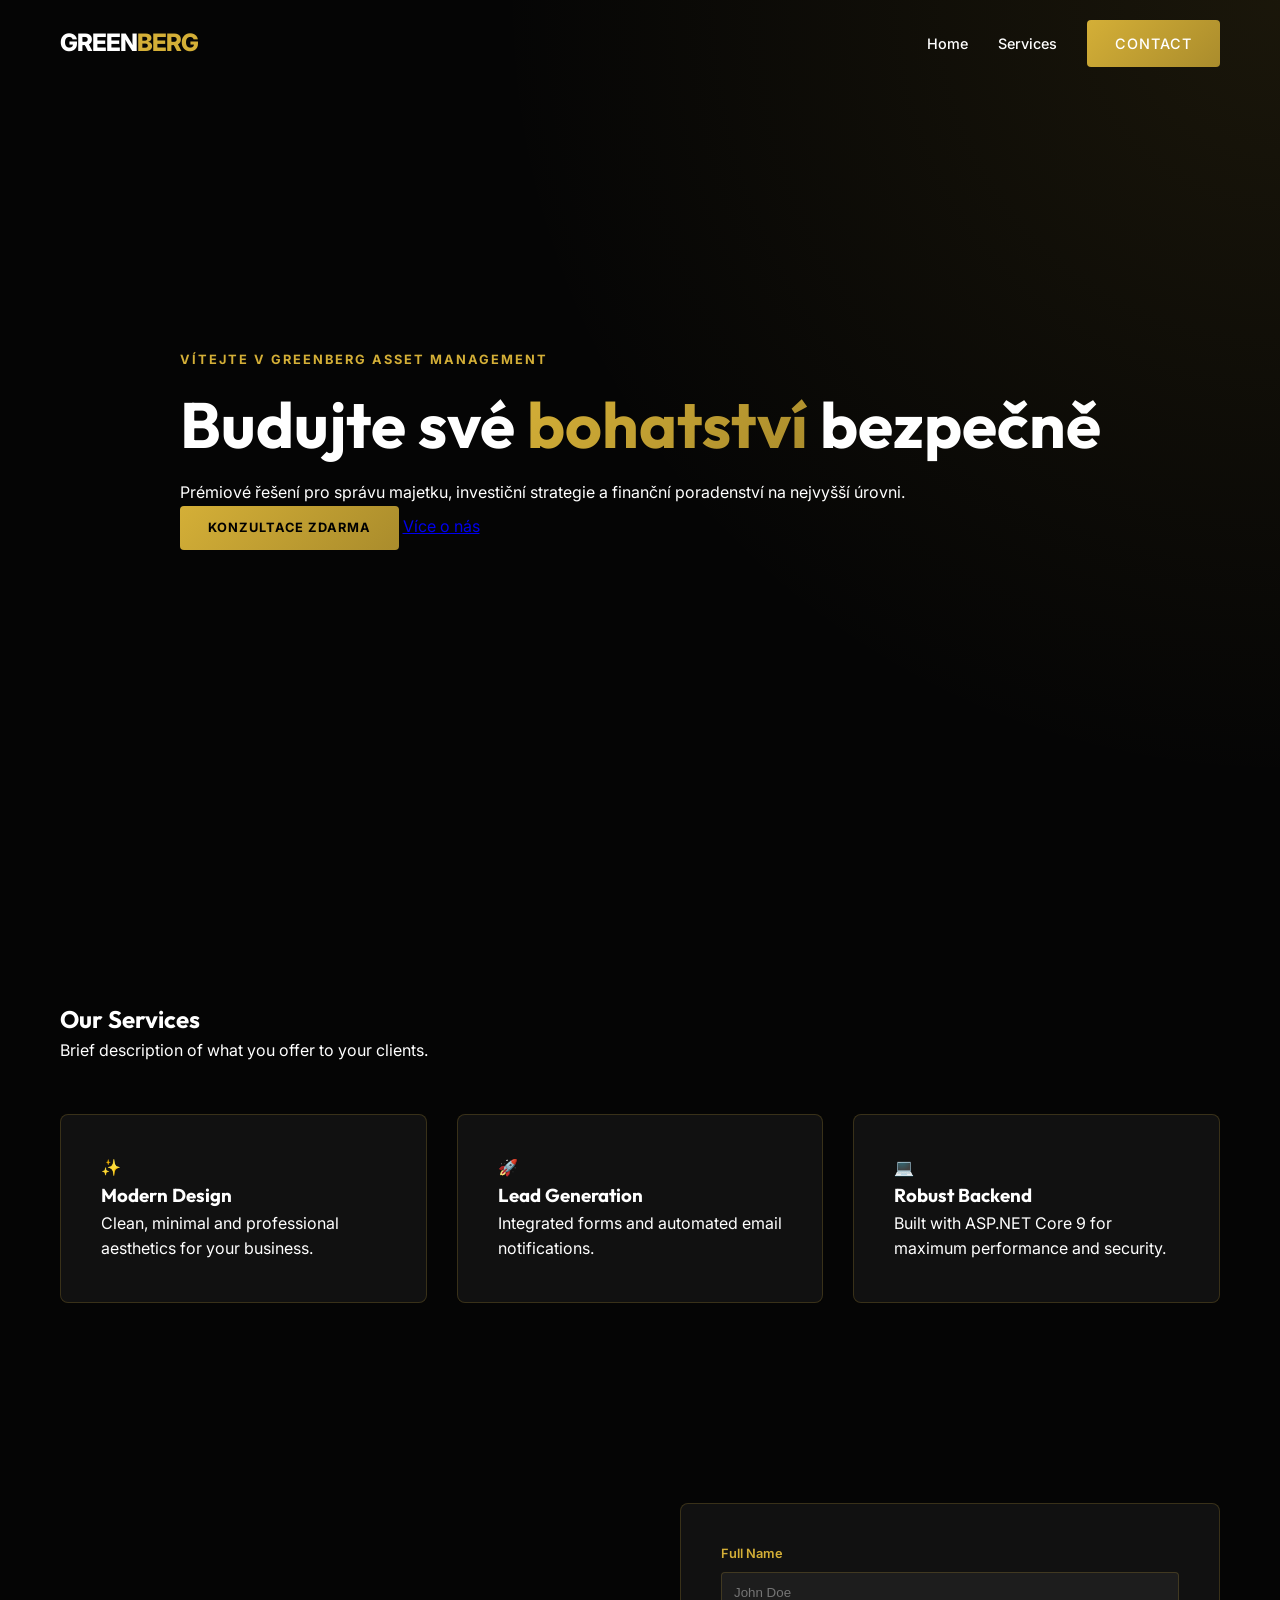
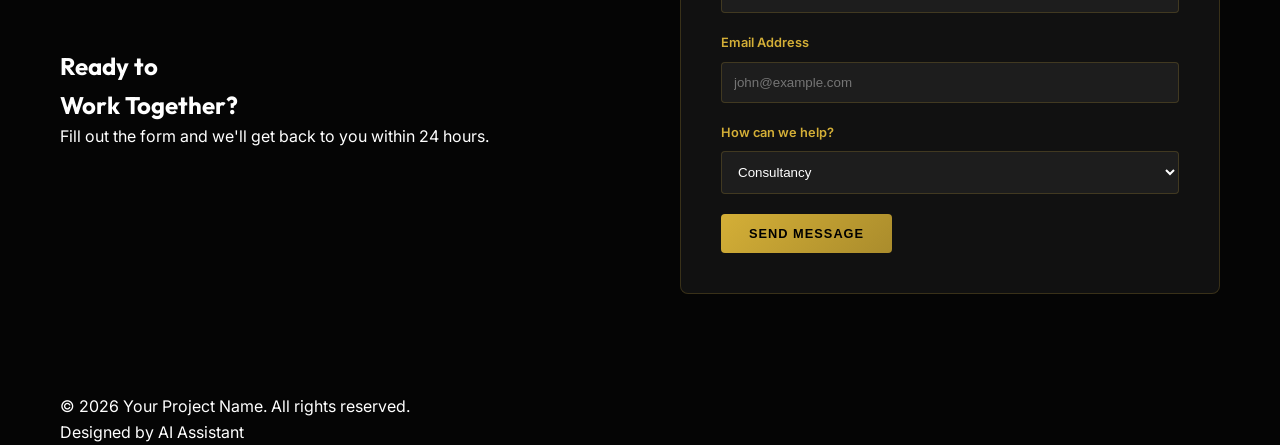
<file: Greenberg.Web/wwwroot/index.html>
<!DOCTYPE html>
<html lang="en">
<head>
    <meta charset="UTF-8">
    <meta name="viewport" content="width=device-width, initial-scale=1.0">
    <title>Greenberg | Průvodce světem investic a správy majetku</title>
    <!-- Fonts -->
    <link rel="preconnect" href="https://fonts.googleapis.com">
    <link rel="preconnect" href="https://fonts.gstatic.com" crossorigin>
    <link href="https://fonts.googleapis.com/css2?family=Inter:wght@400;500;600&family=Outfit:wght@700;800&display=swap" rel="stylesheet">
    <!-- CSS -->
    <link rel="stylesheet" href="css/main.css">
</head>
<body>
    <header class="header">
        <div class="container header-container">
            <div class="logo">GREEN<span>BERG</span></div>
            <nav class="nav">
                <ul class="nav-list">
                    <li><a href="#home">Home</a></li>
                    <li><a href="#services">Services</a></li>
                    <li><a href="#contact" class="btn-primary">Contact</a></li>
                </ul>
            </nav>
        </div>
    </header>

    <main>
        <section id="home" class="hero">
            <div class="container">
                <div class="hero-content reveal">
                    <span class="badge">Vítejte v Greenberg Asset Management</span>
                    <h1 class="hero-title">Budujte své <span class="text-gold">bohatství</span> bezpečně</h1>
                    <p class="hero-desc">Prémiové řešení pro správu majetku, investiční strategie a finanční poradenství na nejvyšší úrovni.</p>
                    <div class="hero-actions">
                        <a href="#contact" class="btn-primary">Konzultace zdarma</a>
                        <a href="#services" class="btn-secondary">Více o nás</a>
                    </div>
                </div>
            </div>
        </section>

        <section id="services" class="section">
            <div class="container reveal">
                <div class="section-header text-center">
                    <h2 class="title">Our Services</h2>
                    <p class="subtitle">Brief description of what you offer to your clients.</p>
                </div>
                <div class="grid">
                    <div class="glass-card">
                        <div class="icon">✨</div>
                        <h3>Modern Design</h3>
                        <p>Clean, minimal and professional aesthetics for your business.</p>
                    </div>
                    <div class="glass-card">
                        <div class="icon">🚀</div>
                        <h3>Lead Generation</h3>
                        <p>Integrated forms and automated email notifications.</p>
                    </div>
                    <div class="glass-card">
                        <div class="icon">💻</div>
                        <h3>Robust Backend</h3>
                        <p>Built with ASP.NET Core 9 for maximum performance and security.</p>
                    </div>
                </div>
            </div>
        </section>

        <section id="contact" class="section highlight">
            <div class="container reveal">
                <div class="contact-grid">
                    <div class="contact-info">
                        <h2>Ready to <br>Work Together?</h2>
                        <p>Fill out the form and we'll get back to you within 24 hours.</p>
                    </div>
                    <div class="glass-card contact-form-card">
                        <form id="leadForm">
                            <div class="form-group">
                                <label for="name">Full Name</label>
                                <input type="text" id="name" name="fullName" placeholder="John Doe" required>
                            </div>
                            <div class="form-group">
                                <label for="email">Email Address</label>
                                <input type="email" id="email" name="email" placeholder="john@example.com" required>
                            </div>
                            <div class="form-group">
                                <label for="topic">How can we help?</label>
                                <select id="topic" name="topic">
                                    <option value="consultancy">Consultancy</option>
                                    <option value="development">Development</option>
                                    <option value="design">Design</option>
                                </select>
                            </div>
                            <button type="submit" class="btn-primary w-full">Send Message</button>
                            <div id="formStatus" class="status-message"></div>
                        </form>
                    </div>
                </div>
            </div>
        </section>
    </main>

    <footer class="footer">
        <div class="container">
            <div class="footer-bottom">
                <p>&copy; 2026 Your Project Name. All rights reserved.</p>
                <p>Designed by AI Assistant</p>
            </div>
        </div>
    </footer>

    <script src="js/animations.js"></script>
</body>
</html>
</file>
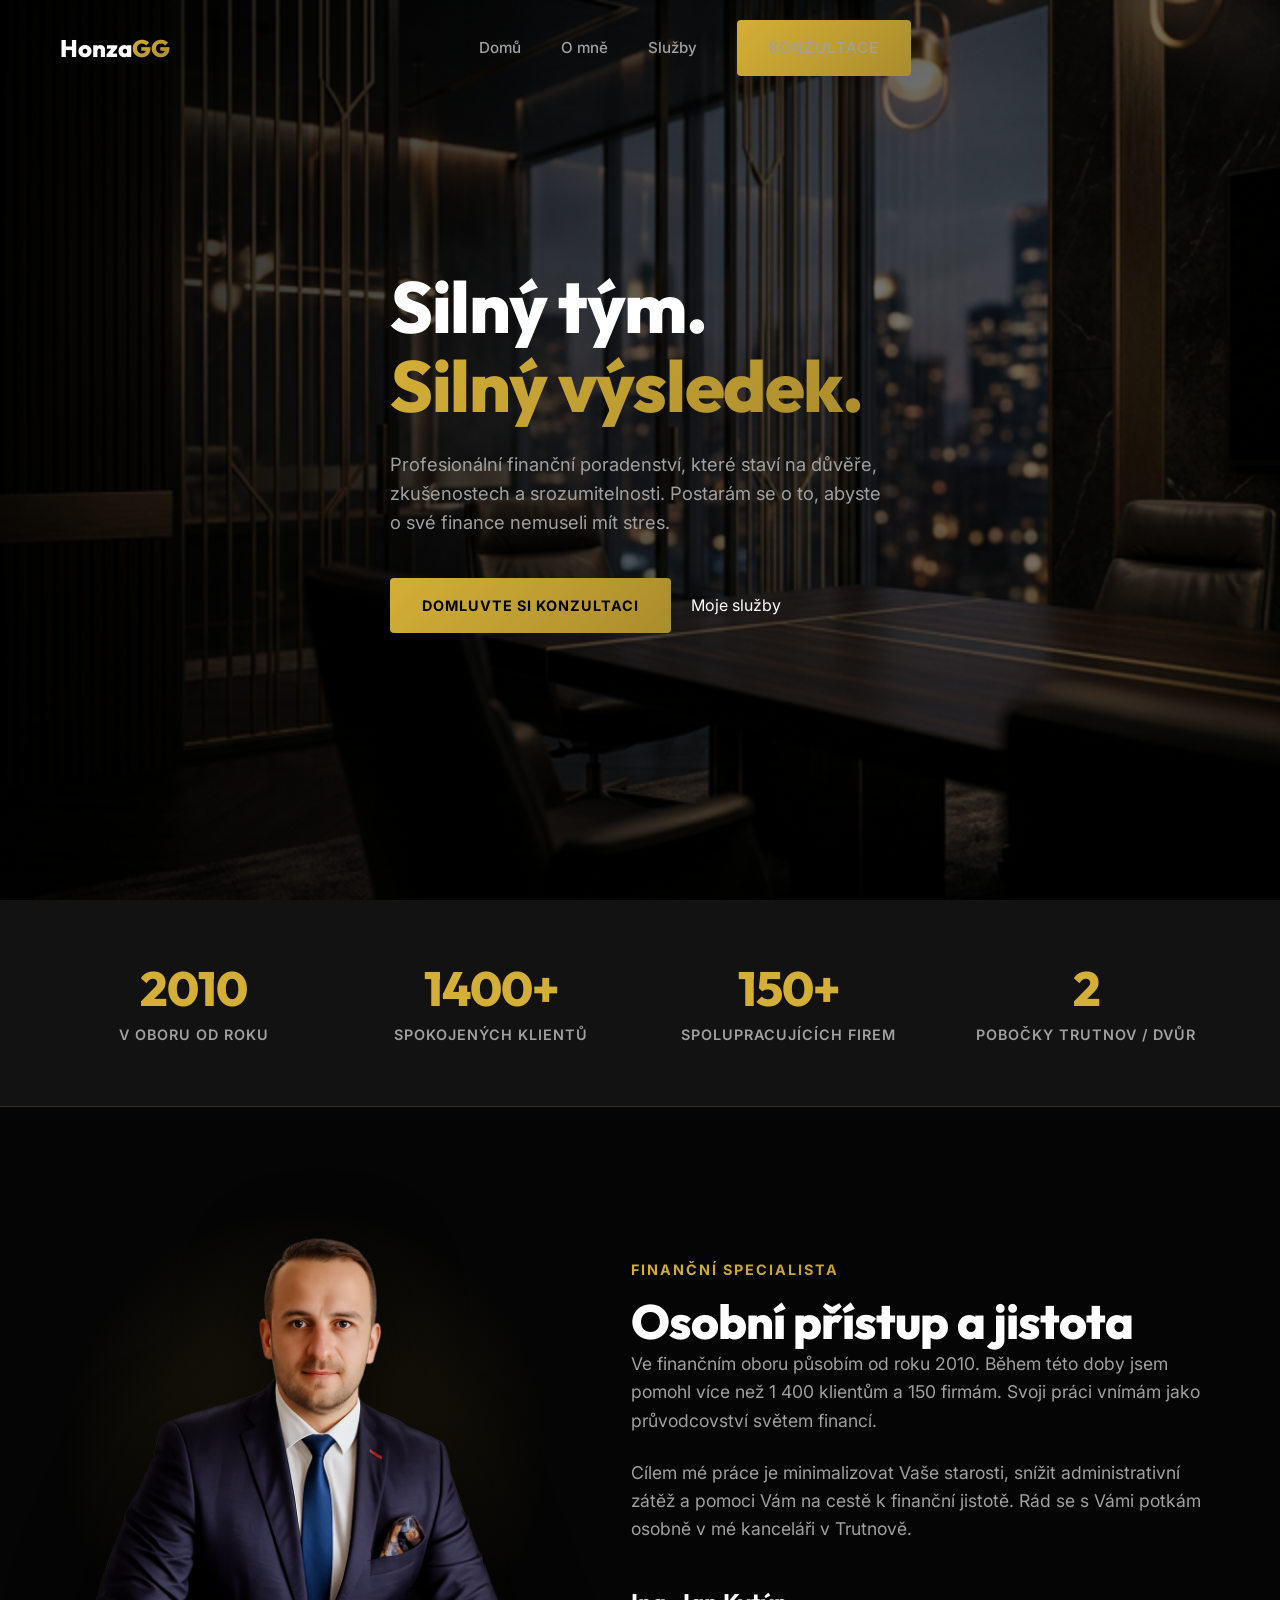
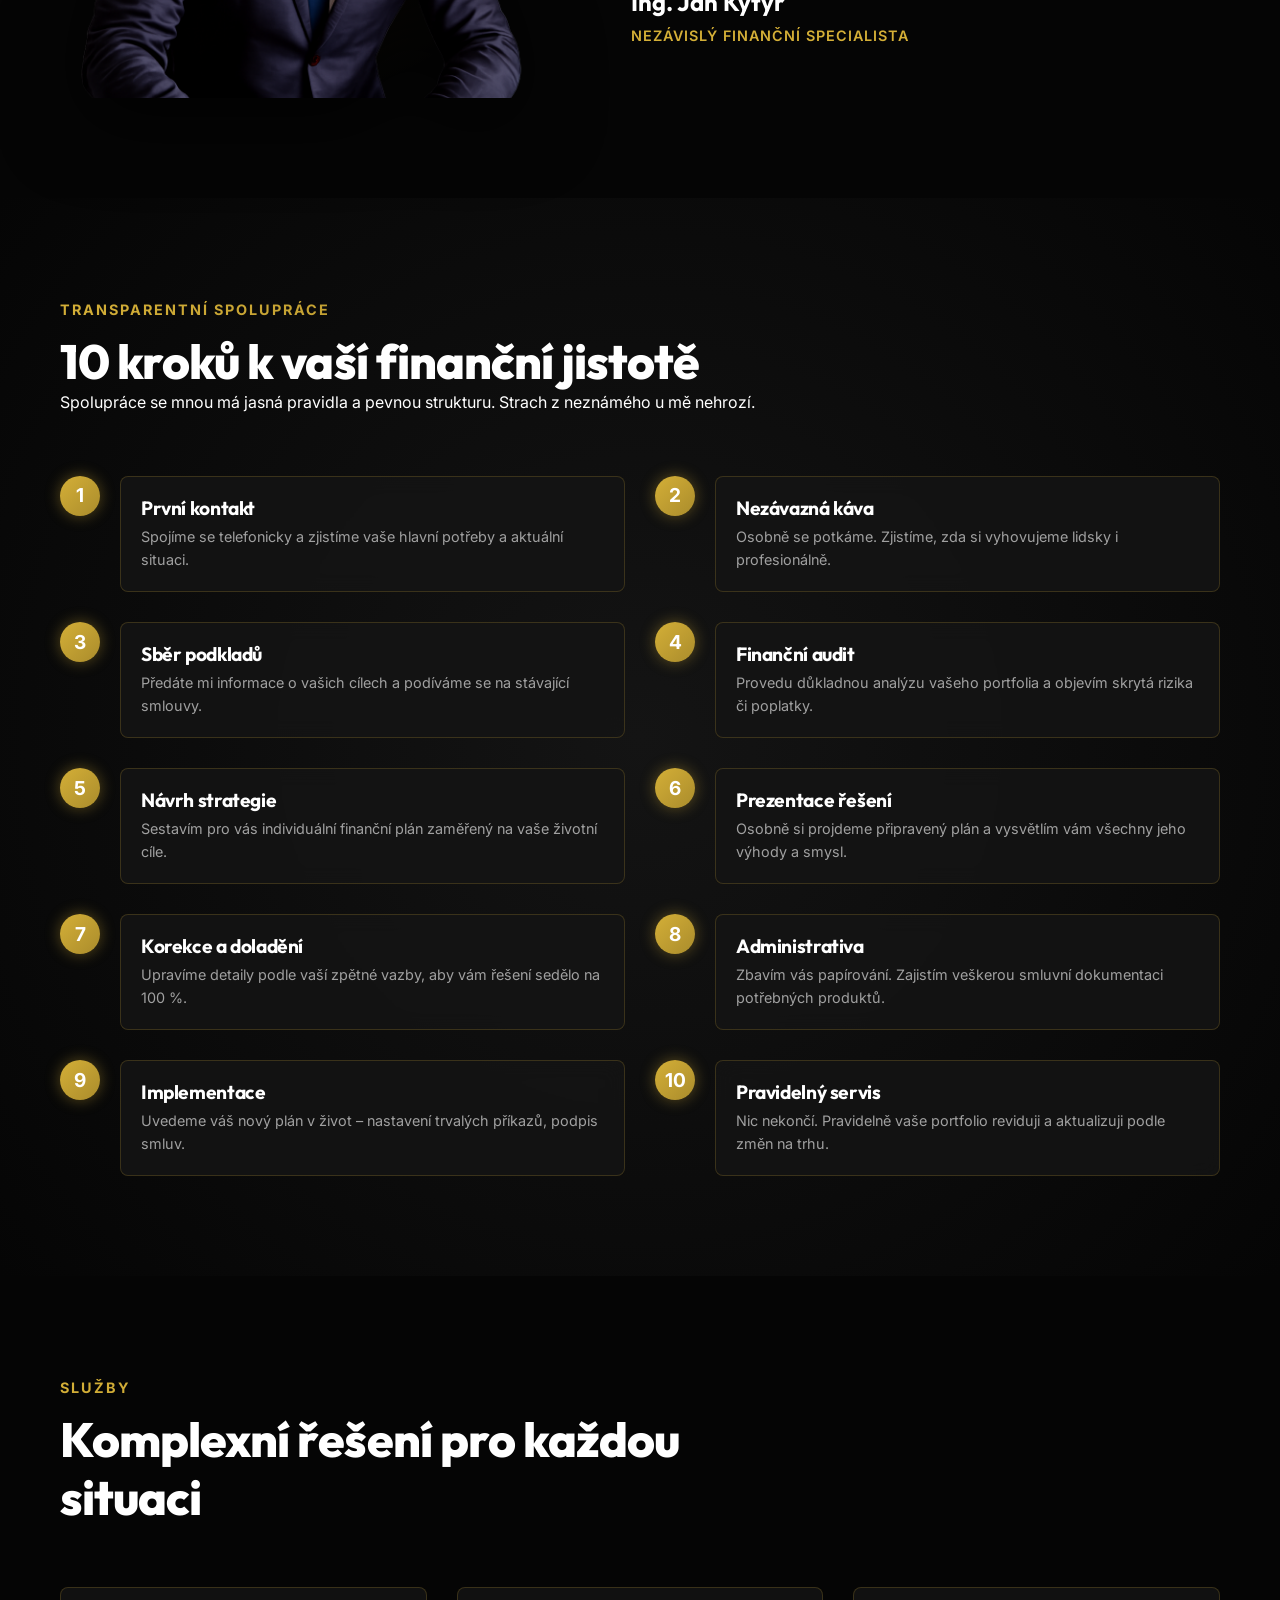
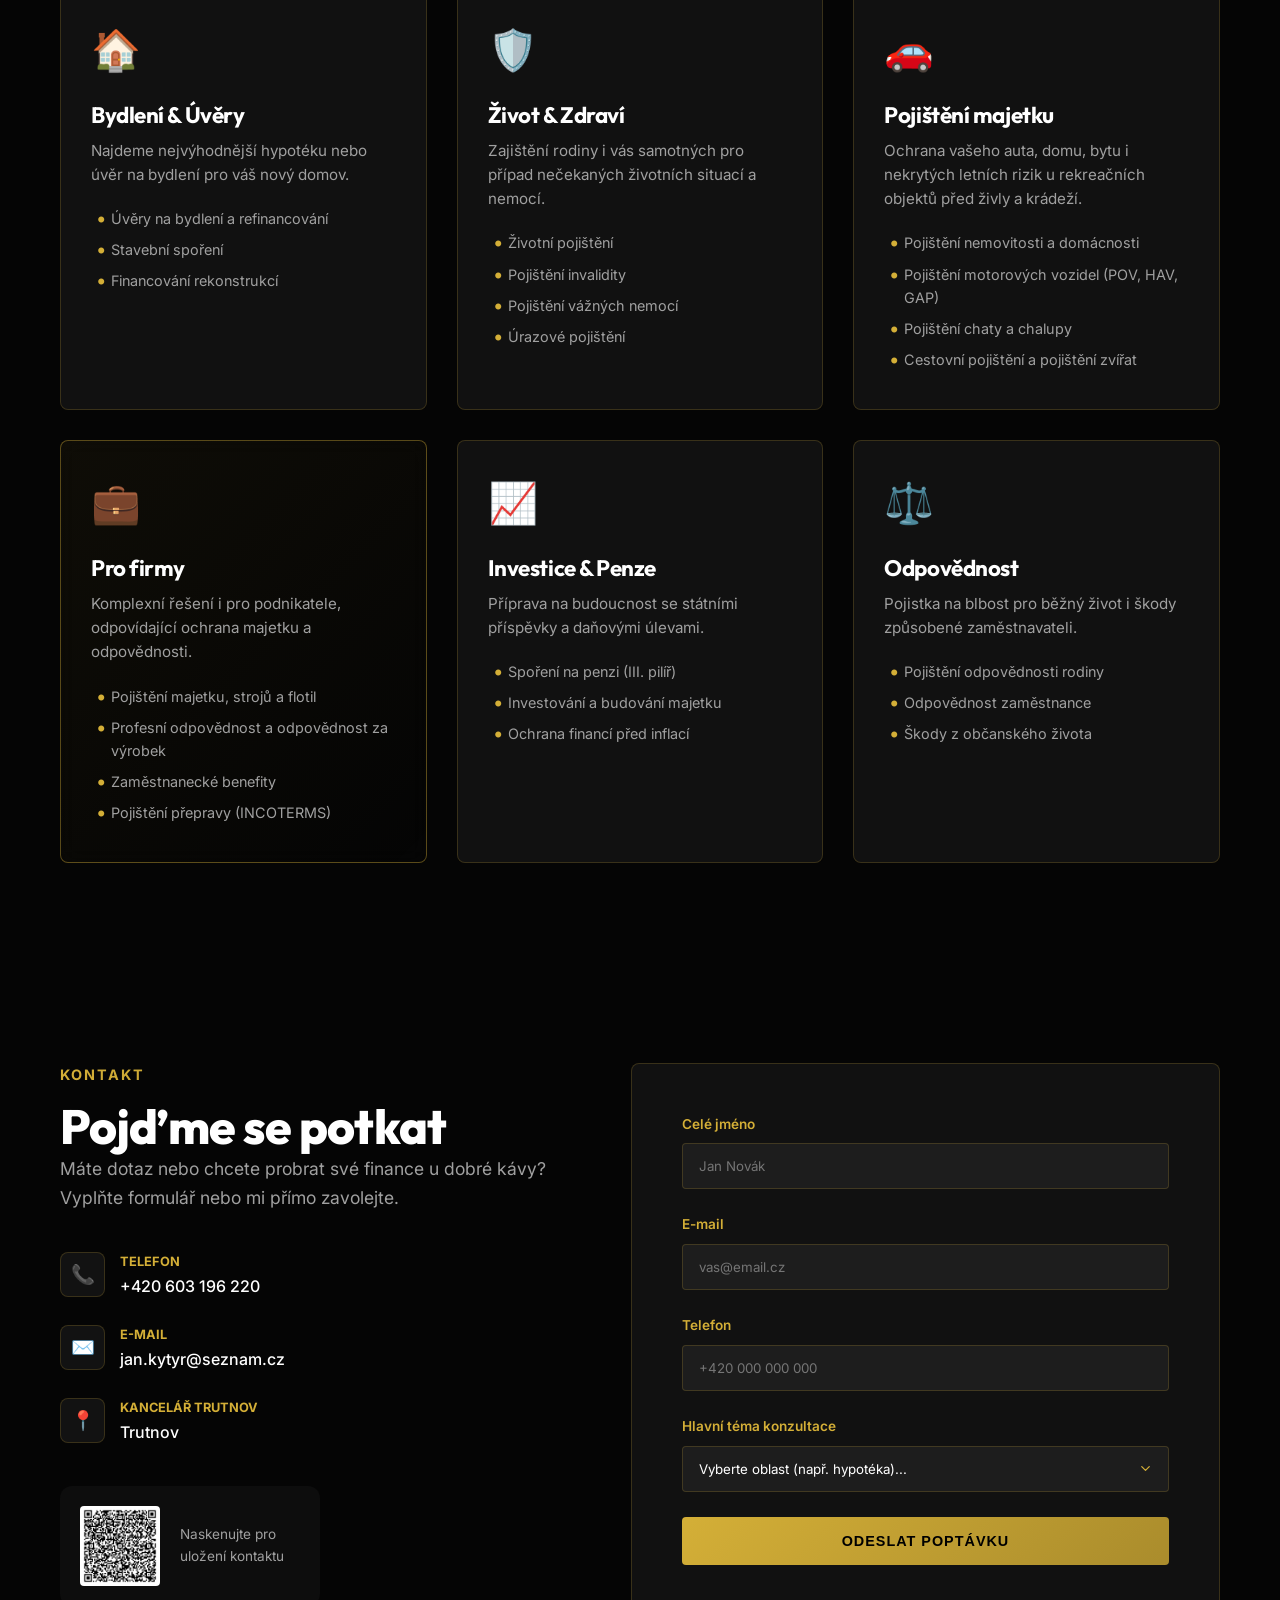
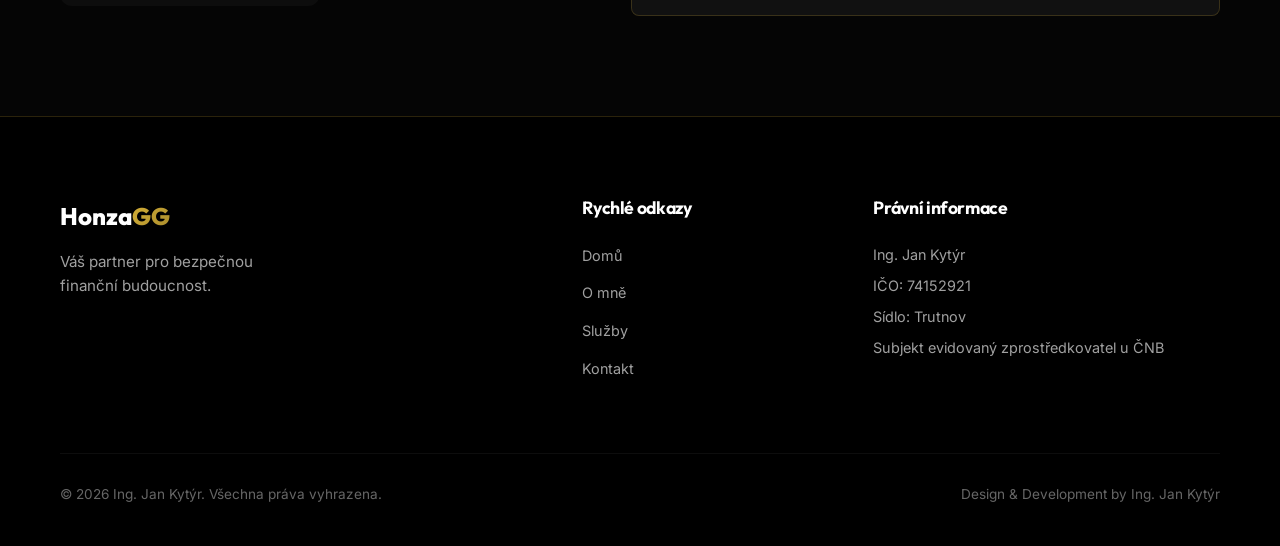
<file: HonzaGG.Web/wwwroot/index.html>
<!DOCTYPE html>
<html lang="cs">

<head>
    <meta charset="UTF-8">
    <meta name="viewport" content="width=device-width, initial-scale=1.0">
    <title>HonzaGG | Váš průvodce světem finanční stability</title>

    <!-- Fonts -->
    <link rel="preconnect" href="https://fonts.googleapis.com">
    <link rel="preconnect" href="https://fonts.gstatic.com" crossorigin>
    <link
        href="https://fonts.googleapis.com/css2?family=Inter:wght@400;500;600&family=Outfit:wght@600;700;800&display=swap"
        rel="stylesheet">

    <!-- CSS -->
    <link rel="stylesheet" href="css/main.css">
</head>

<body>

    <!-- Header / Navigation -->
    <header class="header">
        <div class="container header-container">
            <div class="logo">
                <span class="logo-text">Honza<span class="text-gold">GG</span></span>
            </div>
            <nav class="nav">
                <ul class="nav-list">
                    <li><a href="#home">Domů</a></li>
                    <li><a href="#about">O mně</a></li>
                    <li><a href="#services">Služby</a></li>
                    <li><a href="#contact" class="btn-primary btn-nav">Konzultace</a></li>
                </ul>
            </nav>
            <div class="mobile-toggle">
                <span></span><span></span><span></span>
            </div>
        </div>
    </header>

    <!-- Hero Section -->
    <section id="home" class="hero">
        <div class="hero-bg-overlay"></div>
        <div class="container hero-container">
            <div class="hero-content reveal">
                <h1 class="hero-title">Silný tým. <br><span class="text-gold">Silný výsledek.</span></h1>
                <p class="hero-description">Profesionální finanční poradenství, které staví na důvěře, zkušenostech a
                    srozumitelnosti. Postarám se o to, abyste o své finance nemuseli mít stres.</p>
                <div class="hero-cta">
                    <a href="#contact" class="btn-primary">Domluvte si konzultaci</a>
                    <a href="#services" class="btn-secondary">Moje služby</a>
                </div>
            </div>
        </div>
    </section>

    <!-- Stats Section -->
    <section class="stats">
        <div class="container stats-container reveal">
            <div class="stat-item">
                <h3 class="stat-number">2010</h3>
                <p class="stat-label">V oboru od roku</p>
            </div>
            <div class="stat-item">
                <h3 class="stat-number">1400+</h3>
                <p class="stat-label">Spokojených klientů</p>
            </div>
            <div class="stat-item">
                <h3 class="stat-number">150+</h3>
                <p class="stat-label">Spolupracujících firem</p>
            </div>
            <div class="stat-item">
                <h3 class="stat-number">2</h3>
                <p class="stat-label">Pobočky Trutnov / Dvůr</p>
            </div>
        </div>
    </section>

    <!-- About Section -->
    <section id="about" class="section about">
        <div class="container about-grid reveal">
            <div class="about-image-container">
                <div class="about-image-wrapper">
                    <!-- Zde se automaticky propíše vaše foto.png s průhledným pozadím -->
                    <div class="about-image-bg"></div>
                    <img src="honzagg_foto.png" alt="Ing. Jan Kytýr" class="about-photo">
                </div>
            </div>
            <div class="about-content">
                <span class="section-subtitle text-gold">Finanční specialista</span>
                <h2 class="section-title">Osobní přístup a jistota</h2>
                <div class="about-text">
                    <p>Ve finančním oboru působím od roku 2010. Během této doby jsem pomohl více než 1 400 klientům a
                        150 firmám. Svoji práci vnímám jako průvodcovství světem financí.</p>
                    <p>Cílem mé práce je minimalizovat Vaše starosti, snížit administrativní zátěž a pomoci Vám na cestě
                        k finanční jistotě. Rád se s Vámi potkám osobně v mé kanceláři v Trutnově.</p>
                </div>
                <div class="about-signature">
                    <p class="sig-name">Ing. Jan Kytýr</p>
                    <p class="sig-title">Nezávislý finanční specialista</p>
                </div>
            </div>
        </div>
    </section>

    <!-- Process Section -->
    <section id="process" class="section process highlight-bg">
        <div class="container reveal">
            <div class="section-header text-center">
                <span class="section-subtitle text-gold">Transparentní spolupráce</span>
                <h2 class="section-title">10 kroků k vaší finanční jistotě</h2>
                <p>Spolupráce se mnou má jasná pravidla a pevnou strukturu. Strach z neznámého u mě nehrozí.</p>
            </div>

            <div class="process-timeline">
                <div class="timeline-item">
                    <div class="timeline-dot">1</div>
                    <div class="timeline-content glass-card">
                        <h3>První kontakt</h3>
                        <p>Spojíme se telefonicky a zjistíme vaše hlavní potřeby a aktuální situaci.</p>
                    </div>
                </div>
                <div class="timeline-item">
                    <div class="timeline-dot">2</div>
                    <div class="timeline-content glass-card">
                        <h3>Nezávazná káva</h3>
                        <p>Osobně se potkáme. Zjistíme, zda si vyhovujeme lidsky i profesionálně.</p>
                    </div>
                </div>
                <div class="timeline-item">
                    <div class="timeline-dot">3</div>
                    <div class="timeline-content glass-card">
                        <h3>Sběr podkladů</h3>
                        <p>Předáte mi informace o vašich cílech a podíváme se na stávající smlouvy.</p>
                    </div>
                </div>
                <div class="timeline-item">
                    <div class="timeline-dot">4</div>
                    <div class="timeline-content glass-card">
                        <h3>Finanční audit</h3>
                        <p>Provedu důkladnou analýzu vašeho portfolia a objevím skrytá rizika či poplatky.</p>
                    </div>
                </div>
                <div class="timeline-item">
                    <div class="timeline-dot">5</div>
                    <div class="timeline-content glass-card">
                        <h3>Návrh strategie</h3>
                        <p>Sestavím pro vás individuální finanční plán zaměřený na vaše životní cíle.</p>
                    </div>
                </div>
                <div class="timeline-item">
                    <div class="timeline-dot">6</div>
                    <div class="timeline-content glass-card">
                        <h3>Prezentace řešení</h3>
                        <p>Osobně si projdeme připravený plán a vysvětlím vám všechny jeho výhody a smysl.</p>
                    </div>
                </div>
                <div class="timeline-item">
                    <div class="timeline-dot">7</div>
                    <div class="timeline-content glass-card">
                        <h3>Korekce a doladění</h3>
                        <p>Upravíme detaily podle vaší zpětné vazby, aby vám řešení sedělo na 100 %.</p>
                    </div>
                </div>
                <div class="timeline-item">
                    <div class="timeline-dot">8</div>
                    <div class="timeline-content glass-card">
                        <h3>Administrativa</h3>
                        <p>Zbavím vás papírování. Zajistím veškerou smluvní dokumentaci potřebných produktů.</p>
                    </div>
                </div>
                <div class="timeline-item">
                    <div class="timeline-dot">9</div>
                    <div class="timeline-content glass-card">
                        <h3>Implementace</h3>
                        <p>Uvedeme váš nový plán v život – nastavení trvalých příkazů, podpis smluv.</p>
                    </div>
                </div>
                <div class="timeline-item">
                    <div class="timeline-dot">10</div>
                    <div class="timeline-content glass-card">
                        <h3>Pravidelný servis</h3>
                        <p>Nic nekončí. Pravidelně vaše portfolio reviduji a aktualizuji podle změn na trhu.</p>
                    </div>
                </div>
            </div>
        </div>
    </section>

    <!-- Services Section -->
    <section id="services" class="section services">
        <div class="container reveal">
            <div class="section-header">
                <span class="section-subtitle text-gold">Služby</span>
                <h2 class="section-title">Komplexní řešení pro každou situaci</h2>
            </div>

            <div class="services-grid">
                <!-- Služby pro občany -->
                <div class="glass-card service-card">
                    <div class="service-icon">🏠</div>
                    <h3>Bydlení & Úvěry</h3>
                    <p>Najdeme nejvýhodnější hypotéku nebo úvěr na bydlení pro váš nový domov.</p>
                    <ul class="service-list">
                        <li>Úvěry na bydlení a refinancování</li>
                        <li>Stavební spoření</li>
                        <li>Financování rekonstrukcí</li>
                    </ul>
                </div>
                <div class="glass-card service-card">
                    <div class="service-icon">🛡️</div>
                    <h3>Život & Zdraví</h3>
                    <p>Zajištění rodiny i vás samotných pro případ nečekaných životních situací a nemocí.</p>
                    <ul class="service-list">
                        <li>Životní pojištění</li>
                        <li>Pojištění invalidity</li>
                        <li>Pojištění vážných nemocí</li>
                        <li>Úrazové pojištění</li>
                    </ul>
                </div>
                <div class="glass-card service-card">
                    <div class="service-icon">🚗</div>
                    <h3>Pojištění majetku</h3>
                    <p>Ochrana vašeho auta, domu, bytu i nekrytých letních rizik u rekreačních objektů před živly a
                        krádeží.</p>
                    <ul class="service-list">
                        <li>Pojištění nemovitosti a domácnosti</li>
                        <li>Pojištění motorových vozidel (POV, HAV, GAP)</li>
                        <li>Pojištění chaty a chalupy</li>
                        <li>Cestovní pojištění a pojištění zvířat</li>
                    </ul>
                </div>
                <!-- Služby pro firmy -->
                <div class="glass-card service-card highlight">
                    <div class="service-icon">💼</div>
                    <h3>Pro firmy</h3>
                    <p>Komplexní řešení i pro podnikatele, odpovídající ochrana majetku a odpovědnosti.</p>
                    <ul class="service-list">
                        <li>Pojištění majetku, strojů a flotil</li>
                        <li>Profesní odpovědnost a odpovědnost za výrobek</li>
                        <li>Zaměstnanecké benefity</li>
                        <li>Pojištění přepravy (INCOTERMS)</li>
                    </ul>
                </div>
                <div class="glass-card service-card">
                    <div class="service-icon">📈</div>
                    <h3>Investice & Penze</h3>
                    <p>Příprava na budoucnost se státními příspěvky a daňovými úlevami.</p>
                    <ul class="service-list">
                        <li>Spoření na penzi (III. pilíř)</li>
                        <li>Investování a budování majetku</li>
                        <li>Ochrana financí před inflací</li>
                    </ul>
                </div>
                <div class="glass-card service-card">
                    <div class="service-icon">⚖️</div>
                    <h3>Odpovědnost</h3>
                    <p>Pojistka na blbost pro běžný život i škody způsobené zaměstnavateli.</p>
                    <ul class="service-list">
                        <li>Pojištění odpovědnosti rodiny</li>
                        <li>Odpovědnost zaměstnance</li>
                        <li>Škody z občanského života</li>
                    </ul>
                </div>
            </div>
        </div>
    </section>

    <!-- Contact Section -->
    <section id="contact" class="section contact">
        <div class="container reveal">
            <div class="contact-grid">
                <div class="contact-info">
                    <span class="section-subtitle text-gold">Kontakt</span>
                    <h2 class="section-title">Pojďme se potkat</h2>
                    <p class="contact-desc">Máte dotaz nebo chcete probrat své finance u dobré kávy? Vyplňte formulář
                        nebo mi přímo zavolejte.</p>

                    <div class="contact-methods">
                        <div class="contact-method">
                            <span class="method-icon">📞</span>
                            <div>
                                <p class="method-label">Telefon</p>
                                <a href="tel:+420603196220" class="method-value">+420 603 196 220</a>
                            </div>
                        </div>
                        <div class="contact-method">
                            <span class="method-icon">✉️</span>
                            <div>
                                <p class="method-label">E-mail</p>
                                <a href="mailto:jan.kytyr@seznam.cz" class="method-value">jan.kytyr@seznam.cz</a>
                            </div>
                        </div>
                        <div class="contact-method">
                            <span class="method-icon">📍</span>
                            <div>
                                <p class="method-label">Kancelář Trutnov</p>
                                <p class="method-value">Trutnov</p>
                            </div>
                        </div>
                    </div>

                    <div class="qr-container">
                        <img src="qr_kod.png" alt="QR Kontakt" class="qr-image">
                        <p class="qr-text">Naskenujte pro uložení kontaktu</p>
                    </div>
                </div>

                <div class="contact-form-wrapper glass-card">
                    <form id="leadForm">
                        <div class="form-group">
                            <label for="fullName">Celé jméno</label>
                            <input type="text" id="fullName" name="fullName" placeholder="Jan Novák" required>
                        </div>

                        <div class="form-group">
                            <label for="email">E-mail</label>
                            <input type="email" id="email" name="email" placeholder="vas@email.cz" required>
                        </div>

                        <div class="form-group">
                            <label for="phone">Telefon</label>
                            <input type="tel" id="phone" name="phone" placeholder="+420 000 000 000" required>
                        </div>

                        <div class="form-group">
                            <label for="topic">Hlavní téma konzultace</label>
                            <select id="topic" name="topic" required>
                                <option value="" disabled selected>Vyberte oblast (např. hypotéka)...</option>
                                <option value="Bydlení a úvěry (Hypotéky)">🏡 Bydlení a úvěry (Hypotéky)</option>
                                <option value="Pojištění majetku a aut">🚗 Pojištění majetku a aut</option>
                                <option value="Životní a úrazové pojištění">🛡 Život & Zdraví</option>
                                <option value="Pro firmy (Flotily, Odpovědnost)">💼 Firemní rizika a autopark</option>
                                <option value="Investice a penze">📈 Investice a Penze</option>
                                <option value="Odpovědnost (pojistka na blbost)">⚖️ Pojištění odpovědnosti</option>
                                <option value="Komplexní audit">💡 Komplexní finanční audit (ZDARMA)</option>
                            </select>
                        </div>

                        <button type="submit" id="submitBtn" class="btn-primary w-full">
                            <span class="btn-text">Odeslat poptávku</span>
                            <div class="spinner"></div>
                        </button>
                    </form>
                    <div id="statusMessage" class="status-message"></div>
                </div>
            </div>
        </div>
    </section>

    <!-- Footer -->
    <footer class="footer">
        <div class="container footer-container">
            <div class="footer-top">
                <div class="footer-brand">
                    <span class="logo-text">Honza<span class="text-gold">GG</span></span>
                    <p class="footer-tagline">Váš partner pro bezpečnou <br>finanční budoucnost.</p>
                </div>
                <div class="footer-links">
                    <h4>Rychlé odkazy</h4>
                    <ul>
                        <li><a href="#home">Domů</a></li>
                        <li><a href="#about">O mně</a></li>
                        <li><a href="#services">Služby</a></li>
                        <li><a href="#contact">Kontakt</a></li>
                    </ul>
                </div>
                <div class="footer-legal">
                    <h4>Právní informace</h4>
                    <p>Ing. Jan Kytýr</p>
                    <p>IČO: 74152921</p>
                    <p>Sídlo: Trutnov</p>
                    <p>Subjekt evidovaný zprostředkovatel u ČNB</p>
                </div>
            </div>
            <div class="footer-bottom">
                <p>&copy; 2026 Ing. Jan Kytýr. Všechna práva vyhrazena.</p>
                <p class="credits">Design & Development by Ing. Jan Kytýr</p>
            </div>
        </div>
    </footer>

    <!-- Scripts -->
    <script src="js/animations.js"></script>
    <script>
        document.getElementById('leadForm').addEventListener('submit', async function (e) {
            e.preventDefault();

            const btn = document.getElementById('submitBtn');
            const statusMsg = document.getElementById('statusMessage');

            const data = {
                fullName: document.getElementById('fullName').value,
                email: document.getElementById('email').value,
                phone: document.getElementById('phone').value,
                topic: document.getElementById('topic').value
            };

            btn.classList.add('loading');
            statusMsg.className = 'status-message';
            statusMsg.style.display = 'none';

            try {
                const response = await fetch('/api/leads', {
                    method: 'POST',
                    headers: {
                        'Content-Type': 'application/json'
                    },
                    body: JSON.stringify(data)
                });

                const result = await response.json();

                if (response.ok) {
                    statusMsg.textContent = 'Děkujeme! Váš kontakt jsme uložili. Brzy se ozveme.';
                    statusMsg.className = 'status-message status-success';
                    document.getElementById('leadForm').reset();
                } else {
                    statusMsg.textContent = result.message || 'Při odesílání došlo k chybě. Zkuste to prosím znovu.';
                    statusMsg.className = 'status-message status-error';
                }
            } catch (error) {
                statusMsg.textContent = 'Nepodařilo se připojit k serveru. Zkuste to za chvíli.';
                statusMsg.className = 'status-message status-error';
            } finally {
                btn.classList.remove('loading');
                statusMsg.style.display = 'block';
            }
        });
    </script>
</body>

</html>
</file>
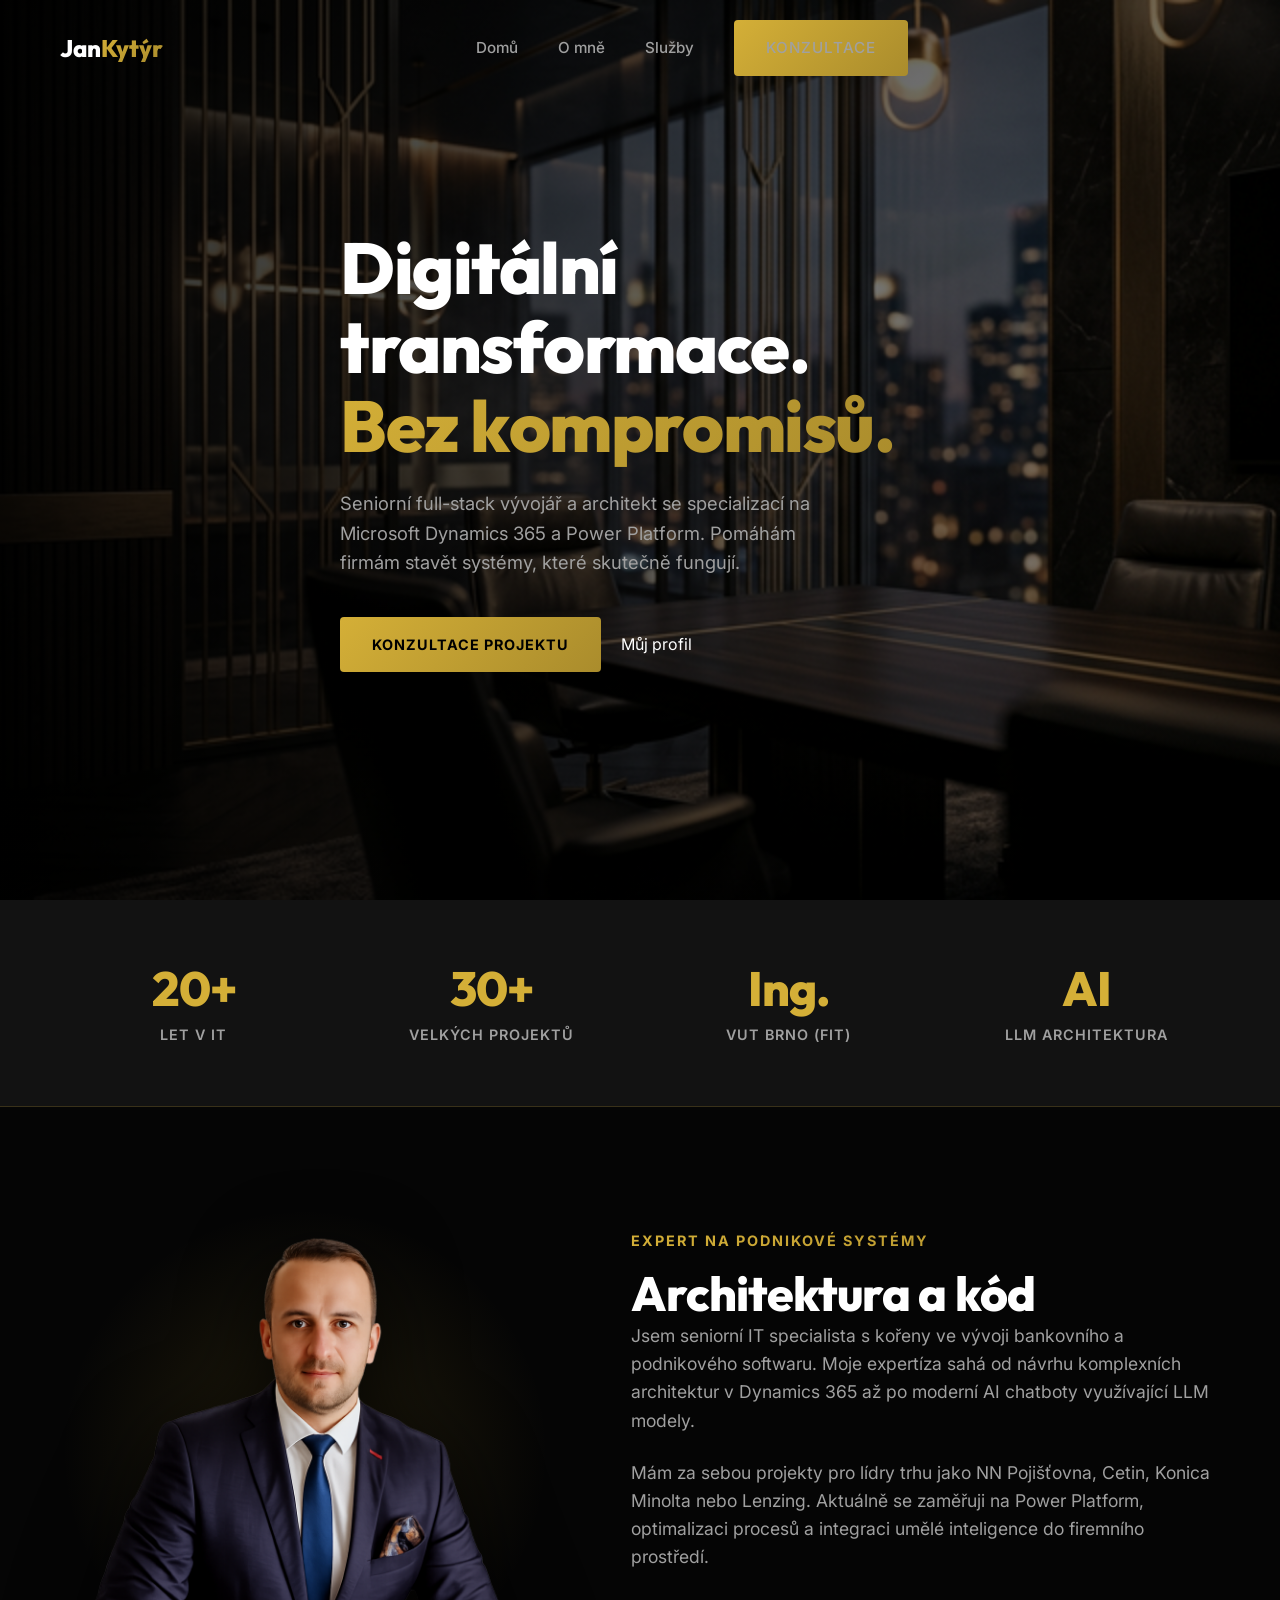
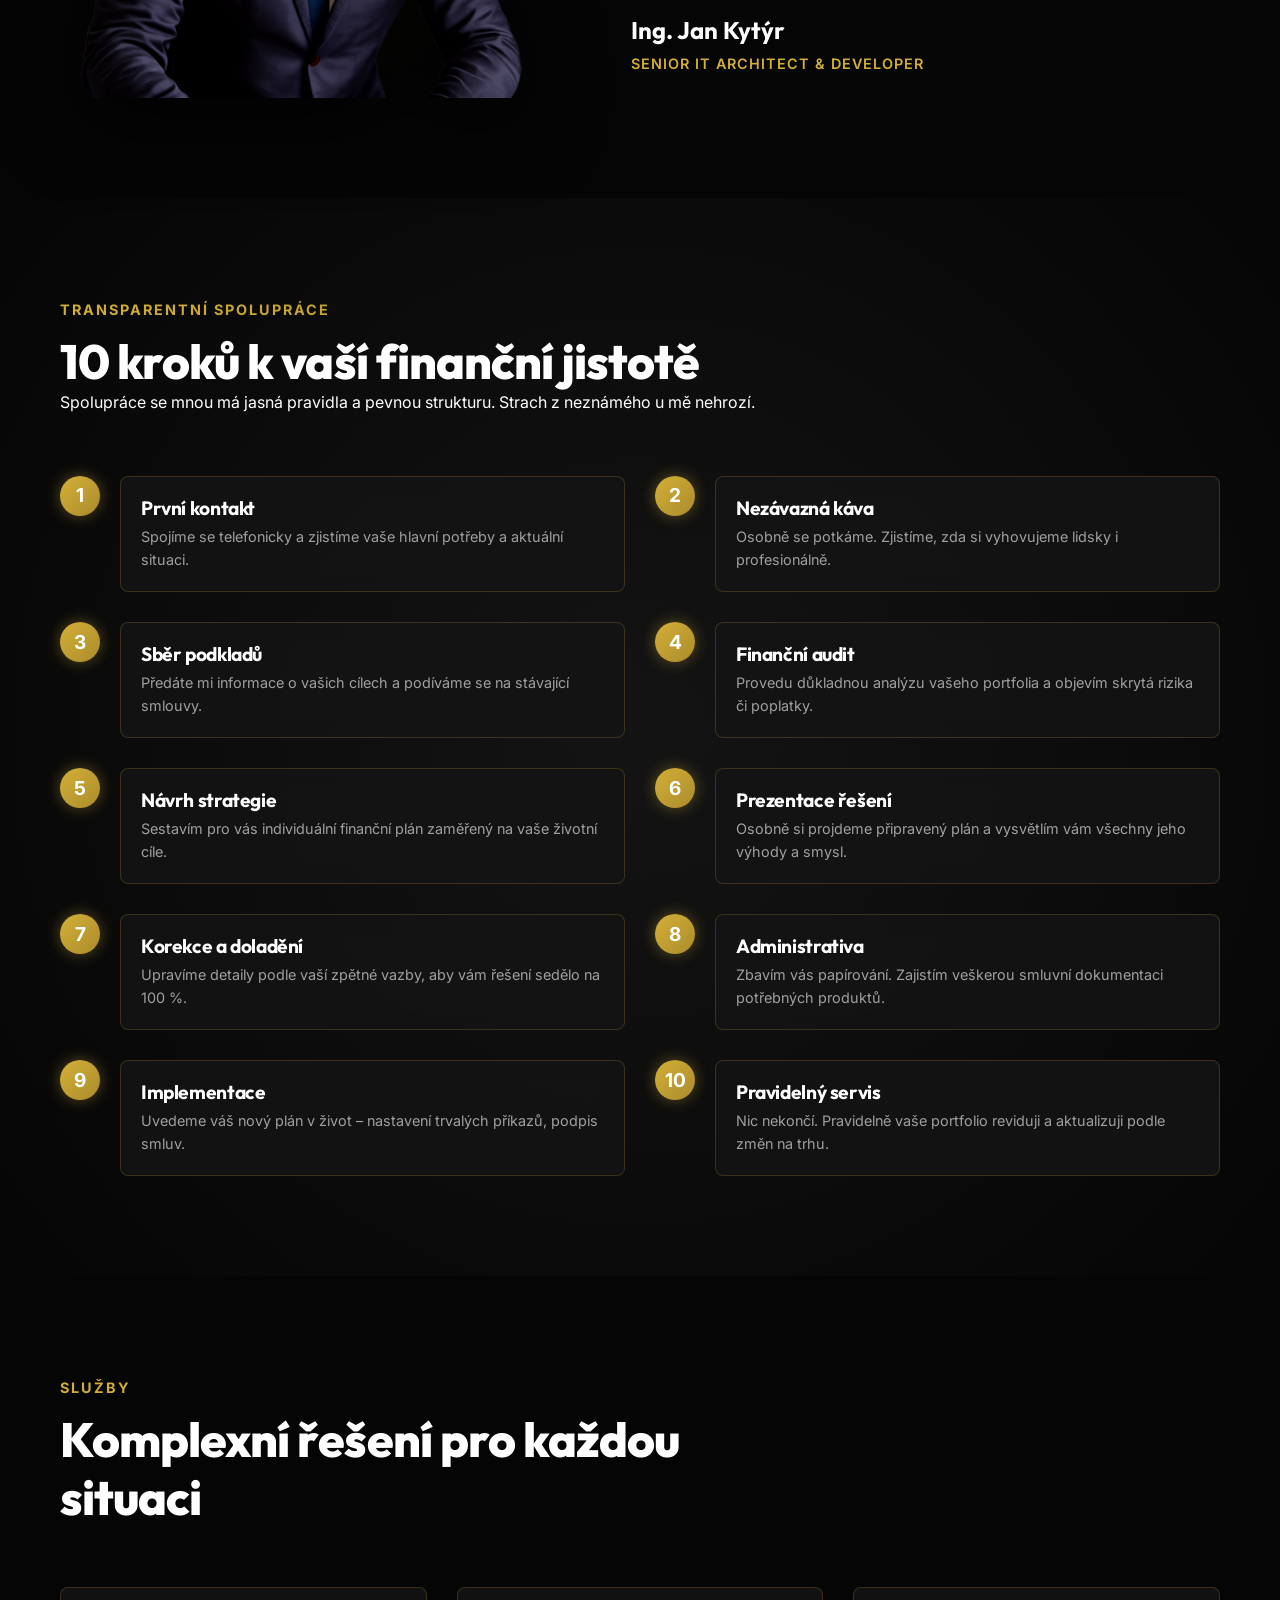
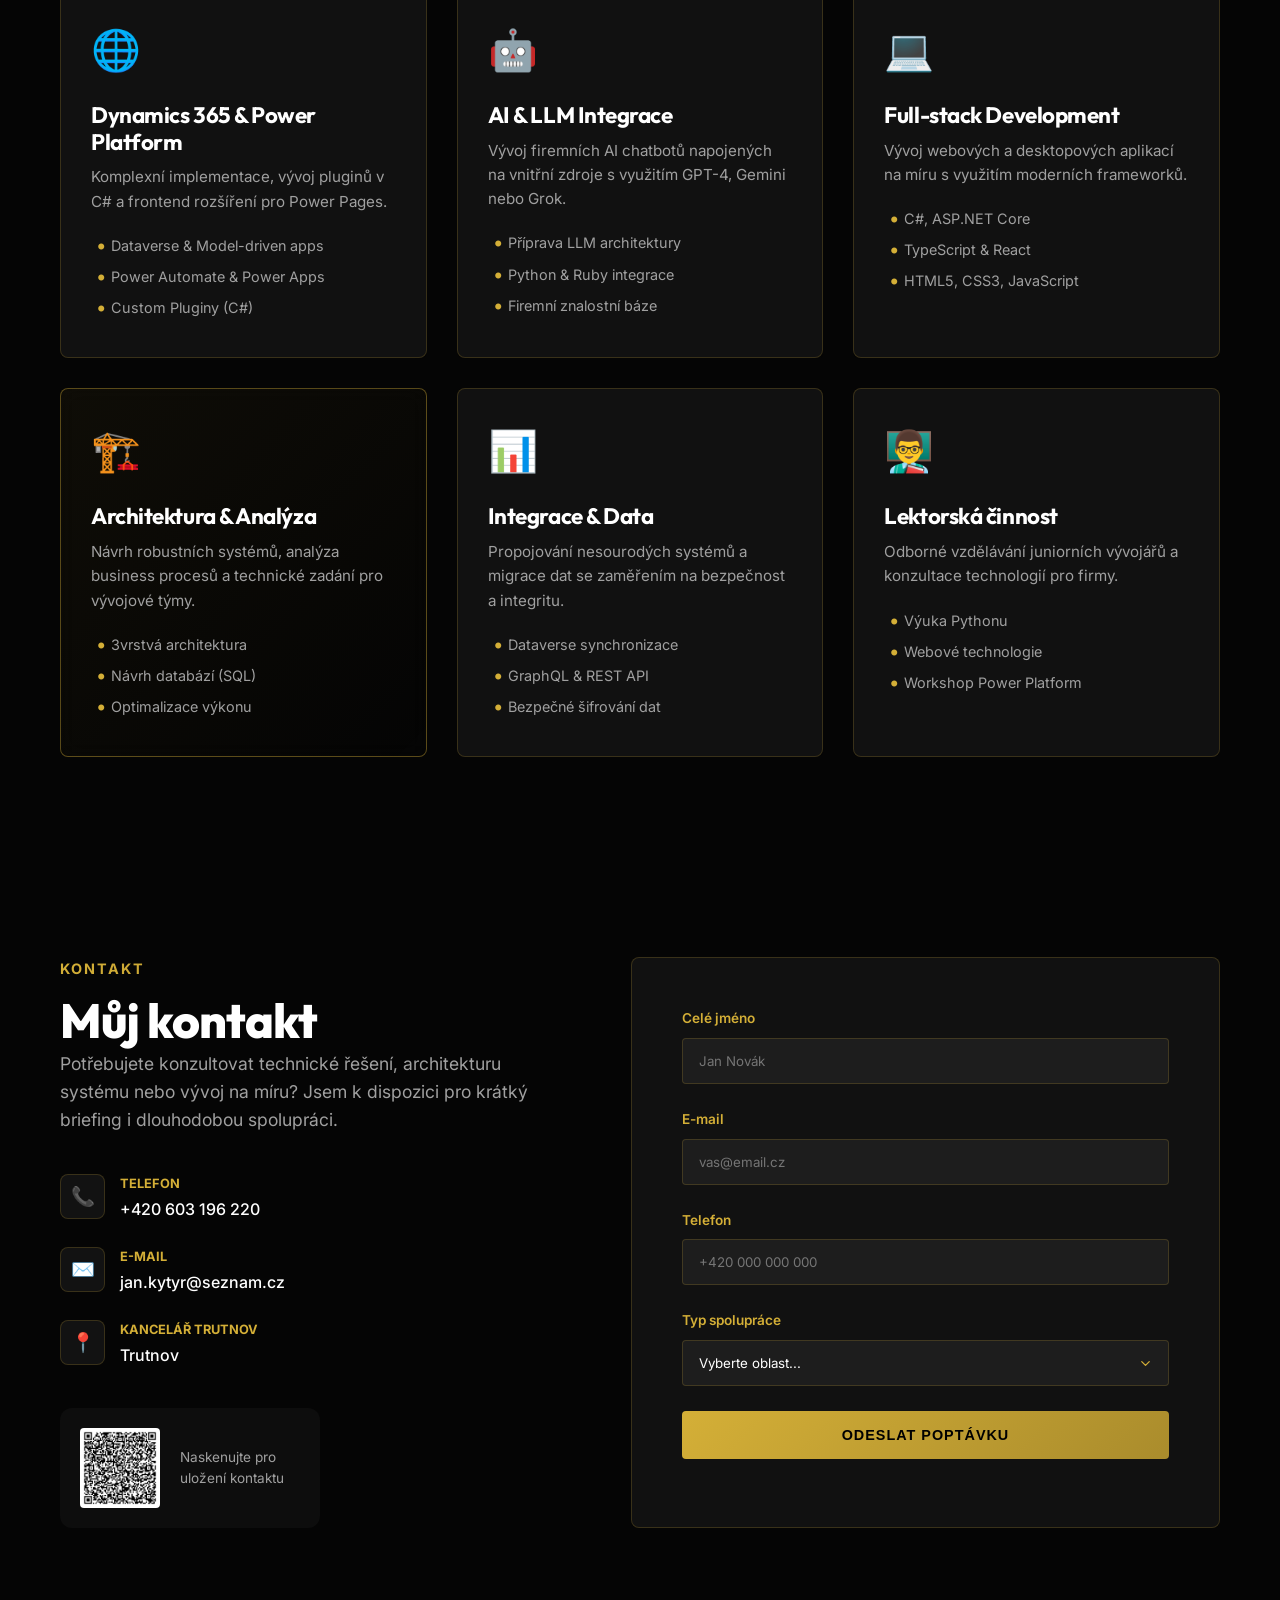
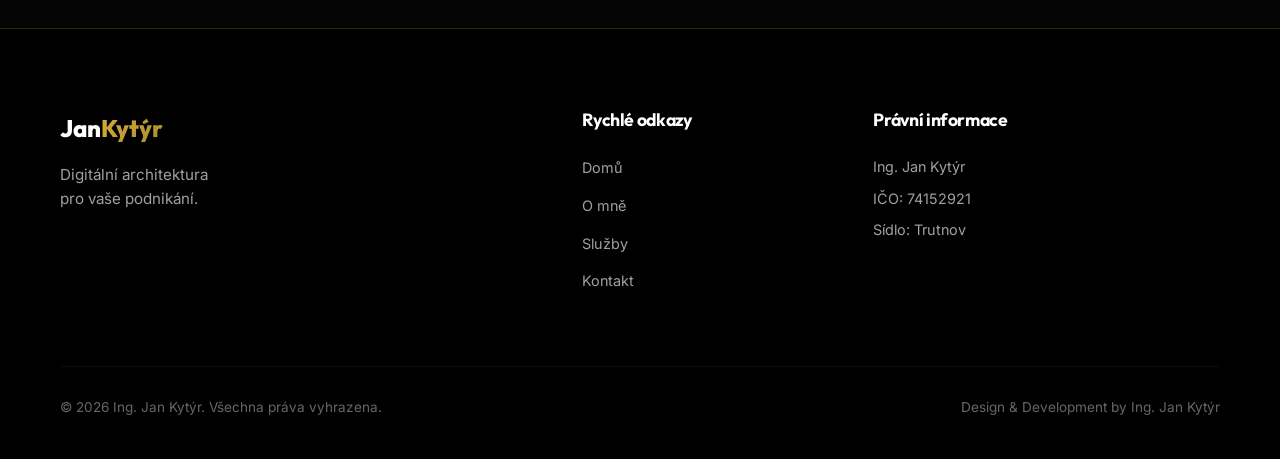
<file: HonzaKytyr.Web/wwwroot/index.html>
<!DOCTYPE html>
<html lang="cs">

<head>
    <meta charset="UTF-8">
    <meta name="viewport" content="width=device-width, initial-scale=1.0">
    <title>Ing. Jan Kytýr | Senior CRM & Power Platform Expert</title>

    <!-- Fonts -->
    <link rel="preconnect" href="https://fonts.googleapis.com">
    <link rel="preconnect" href="https://fonts.gstatic.com" crossorigin>
    <link
        href="https://fonts.googleapis.com/css2?family=Inter:wght@400;500;600&family=Outfit:wght@600;700;800&display=swap"
        rel="stylesheet">

    <!-- CSS -->
    <link rel="stylesheet" href="css/main.css">
</head>

<body>

    <!-- Header / Navigation -->
    <header class="header">
        <div class="container header-container">
            <div class="logo">
                <span class="logo-text">Jan<span class="text-gold">Kytýr</span></span>
            </div>
            <nav class="nav">
                <ul class="nav-list">
                    <li><a href="#home">Domů</a></li>
                    <li><a href="#about">O mně</a></li>
                    <li><a href="#services">Služby</a></li>
                    <li><a href="#contact" class="btn-primary btn-nav">Konzultace</a></li>
                </ul>
            </nav>
            <div class="mobile-toggle">
                <span></span><span></span><span></span>
            </div>
        </div>
    </header>

    <!-- Hero Section -->
    <section id="home" class="hero">
        <div class="hero-bg-overlay"></div>
        <div class="container hero-container">
            <div class="hero-content reveal">
                <h1 class="hero-title">Digitální transformace.<br><span class="text-gold">Bez kompromisů.</span></h1>
                <p class="hero-description">Seniorní full-stack vývojář a architekt se specializací na Microsoft
                    Dynamics 365 a Power Platform. Pomáhám firmám stavět systémy, které skutečně fungují.</p>
                <div class="hero-cta">
                    <a href="#contact" class="btn-primary">Konzultace projektu</a>
                    <a href="#about" class="btn-secondary">Můj profil</a>
                </div>
            </div>
        </div>
    </section>

    <!-- Stats Section -->
    <section class="stats">
        <div class="container stats-container reveal">
            <div class="stat-item">
                <h3 class="stat-number">20+</h3>
                <p class="stat-label">Let v IT</p>
            </div>
            <div class="stat-item">
                <h3 class="stat-number">30+</h3>
                <p class="stat-label">Velkých projektů</p>
            </div>
            <div class="stat-item">
                <h3 class="stat-number">Ing.</h3>
                <p class="stat-label">VUT Brno (FIT)</p>
            </div>
            <div class="stat-item">
                <h3 class="stat-number">AI</h3>
                <p class="stat-label">LLM Architektura</p>
            </div>
        </div>
    </section>

    <!-- About Section -->
    <section id="about" class="section about">
        <div class="container about-grid reveal">
            <div class="about-image-container">
                <div class="about-image-wrapper">
                    <!-- Zde se automaticky propíše vaše foto.png s průhledným pozadím -->
                    <div class="about-image-bg"></div>
                    <img src="honzagg_foto.png" alt="Ing. Jan Kytýr" class="about-photo">
                </div>
            </div>
            <div class="about-content">
                <span class="section-subtitle text-gold">Expert na podnikové systémy</span>
                <h2 class="section-title">Architektura a kód</h2>
                <div class="about-text">
                    <p>Jsem seniorní IT specialista s kořeny ve vývoji bankovního a podnikového softwaru. Moje expertíza
                        sahá od návrhu komplexních architektur v Dynamics 365 až po moderní AI chatboty využívající LLM
                        modely.</p>
                    <p>Mám za sebou projekty pro lídry trhu jako NN Pojišťovna, Cetin, Konica Minolta nebo Lenzing.
                        Aktuálně se zaměřuji na Power Platform, optimalizaci procesů a integraci umělé inteligence do
                        firemního prostředí.</p>
                </div>
                <div class="about-signature">
                    <p class="sig-name">Ing. Jan Kytýr</p>
                    <p class="sig-title">Senior IT Architect & Developer</p>
                </div>
            </div>
        </div>
    </section>

    <!-- Process Section -->
    <section id="process" class="section process highlight-bg">
        <div class="container reveal">
            <div class="section-header text-center">
                <span class="section-subtitle text-gold">Transparentní spolupráce</span>
                <h2 class="section-title">10 kroků k vaší finanční jistotě</h2>
                <p>Spolupráce se mnou má jasná pravidla a pevnou strukturu. Strach z neznámého u mě nehrozí.</p>
            </div>

            <div class="process-timeline">
                <div class="timeline-item">
                    <div class="timeline-dot">1</div>
                    <div class="timeline-content glass-card">
                        <h3>První kontakt</h3>
                        <p>Spojíme se telefonicky a zjistíme vaše hlavní potřeby a aktuální situaci.</p>
                    </div>
                </div>
                <div class="timeline-item">
                    <div class="timeline-dot">2</div>
                    <div class="timeline-content glass-card">
                        <h3>Nezávazná káva</h3>
                        <p>Osobně se potkáme. Zjistíme, zda si vyhovujeme lidsky i profesionálně.</p>
                    </div>
                </div>
                <div class="timeline-item">
                    <div class="timeline-dot">3</div>
                    <div class="timeline-content glass-card">
                        <h3>Sběr podkladů</h3>
                        <p>Předáte mi informace o vašich cílech a podíváme se na stávající smlouvy.</p>
                    </div>
                </div>
                <div class="timeline-item">
                    <div class="timeline-dot">4</div>
                    <div class="timeline-content glass-card">
                        <h3>Finanční audit</h3>
                        <p>Provedu důkladnou analýzu vašeho portfolia a objevím skrytá rizika či poplatky.</p>
                    </div>
                </div>
                <div class="timeline-item">
                    <div class="timeline-dot">5</div>
                    <div class="timeline-content glass-card">
                        <h3>Návrh strategie</h3>
                        <p>Sestavím pro vás individuální finanční plán zaměřený na vaše životní cíle.</p>
                    </div>
                </div>
                <div class="timeline-item">
                    <div class="timeline-dot">6</div>
                    <div class="timeline-content glass-card">
                        <h3>Prezentace řešení</h3>
                        <p>Osobně si projdeme připravený plán a vysvětlím vám všechny jeho výhody a smysl.</p>
                    </div>
                </div>
                <div class="timeline-item">
                    <div class="timeline-dot">7</div>
                    <div class="timeline-content glass-card">
                        <h3>Korekce a doladění</h3>
                        <p>Upravíme detaily podle vaší zpětné vazby, aby vám řešení sedělo na 100 %.</p>
                    </div>
                </div>
                <div class="timeline-item">
                    <div class="timeline-dot">8</div>
                    <div class="timeline-content glass-card">
                        <h3>Administrativa</h3>
                        <p>Zbavím vás papírování. Zajistím veškerou smluvní dokumentaci potřebných produktů.</p>
                    </div>
                </div>
                <div class="timeline-item">
                    <div class="timeline-dot">9</div>
                    <div class="timeline-content glass-card">
                        <h3>Implementace</h3>
                        <p>Uvedeme váš nový plán v život – nastavení trvalých příkazů, podpis smluv.</p>
                    </div>
                </div>
                <div class="timeline-item">
                    <div class="timeline-dot">10</div>
                    <div class="timeline-content glass-card">
                        <h3>Pravidelný servis</h3>
                        <p>Nic nekončí. Pravidelně vaše portfolio reviduji a aktualizuji podle změn na trhu.</p>
                    </div>
                </div>
            </div>
        </div>
    </section>

    <!-- Services Section -->
    <section id="services" class="section services">
        <div class="container reveal">
            <div class="section-header">
                <span class="section-subtitle text-gold">Služby</span>
                <h2 class="section-title">Komplexní řešení pro každou situaci</h2>
            </div>

            <div class="services-grid">
                <!-- IT Služby -->
                <div class="glass-card service-card">
                    <div class="service-icon">🌐</div>
                    <h3>Dynamics 365 & Power Platform</h3>
                    <p>Komplexní implementace, vývoj pluginů v C# a frontend rozšíření pro Power Pages.</p>
                    <ul class="service-list">
                        <li>Dataverse & Model-driven apps</li>
                        <li>Power Automate & Power Apps</li>
                        <li>Custom Pluginy (C#)</li>
                    </ul>
                </div>
                <div class="glass-card service-card">
                    <div class="service-icon">🤖</div>
                    <h3>AI & LLM Integrace</h3>
                    <p>Vývoj firemních AI chatbotů napojených na vnitřní zdroje s využitím GPT-4, Gemini nebo Grok.</p>
                    <ul class="service-list">
                        <li>Příprava LLM architektury</li>
                        <li>Python & Ruby integrace</li>
                        <li>Firemní znalostní báze</li>
                    </ul>
                </div>
                <div class="glass-card service-card">
                    <div class="service-icon">💻</div>
                    <h3>Full-stack Development</h3>
                    <p>Vývoj webových a desktopových aplikací na míru s využitím moderních frameworků.</p>
                    <ul class="service-list">
                        <li>C#, ASP.NET Core</li>
                        <li>TypeScript & React</li>
                        <li>HTML5, CSS3, JavaScript</li>
                    </ul>
                </div>
                <div class="glass-card service-card highlight">
                    <div class="service-icon">🏗️</div>
                    <h3>Architektura & Analýza</h3>
                    <p>Návrh robustních systémů, analýza business procesů a technické zadání pro vývojové týmy.</p>
                    <ul class="service-list">
                        <li>3vrstvá architektura</li>
                        <li>Návrh databází (SQL)</li>
                        <li>Optimalizace výkonu</li>
                    </ul>
                </div>
                <div class="glass-card service-card">
                    <div class="service-icon">📊</div>
                    <h3>Integrace & Data</h3>
                    <p>Propojování nesourodých systémů a migrace dat se zaměřením na bezpečnost a integritu.</p>
                    <ul class="service-list">
                        <li>Dataverse synchronizace</li>
                        <li>GraphQL & REST API</li>
                        <li>Bezpečné šifrování dat</li>
                    </ul>
                </div>
                <div class="glass-card service-card">
                    <div class="service-icon">👨‍🏫</div>
                    <h3>Lektorská činnost</h3>
                    <p>Odborné vzdělávání juniorních vývojářů a konzultace technologií pro firmy.</p>
                    <ul class="service-list">
                        <li>Výuka Pythonu</li>
                        <li>Webové technologie</li>
                        <li>Workshop Power Platform</li>
                    </ul>
                </div>
            </div>
        </div>
    </section>

    <!-- Contact Section -->
    <section id="contact" class="section contact">
        <div class="container reveal">
            <div class="contact-grid">
                <div class="contact-info">
                    <span class="section-subtitle text-gold">Kontakt</span>
                    <h2 class="section-title">Můj kontakt</h2>
                    <p class="contact-desc">Potřebujete konzultovat technické řešení, architekturu systému nebo vývoj na
                        míru? Jsem k dispozici pro krátký briefing i dlouhodobou spolupráci.</p>

                    <div class="contact-methods">
                        <div class="contact-method">
                            <span class="method-icon">📞</span>
                            <div>
                                <p class="method-label">Telefon</p>
                                <a href="tel:+420603196220" class="method-value">+420 603 196 220</a>
                            </div>
                        </div>
                        <div class="contact-method">
                            <span class="method-icon">✉️</span>
                            <div>
                                <p class="method-label">E-mail</p>
                                <a href="mailto:jan.kytyr@seznam.cz" class="method-value">jan.kytyr@seznam.cz</a>
                            </div>
                        </div>
                        <div class="contact-method">
                            <span class="method-icon">📍</span>
                            <div>
                                <p class="method-label">Kancelář Trutnov</p>
                                <p class="method-value">Trutnov</p>
                            </div>
                        </div>
                    </div>

                    <div class="qr-container">
                        <img src="qr_kod.png" alt="QR Kontakt" class="qr-image">
                        <p class="qr-text">Naskenujte pro uložení kontaktu</p>
                    </div>
                </div>

                <div class="contact-form-wrapper glass-card">
                    <form id="leadForm">
                        <div class="form-group">
                            <label for="fullName">Celé jméno</label>
                            <input type="text" id="fullName" name="fullName" placeholder="Jan Novák" required>
                        </div>

                        <div class="form-group">
                            <label for="email">E-mail</label>
                            <input type="email" id="email" name="email" placeholder="vas@email.cz" required>
                        </div>

                        <div class="form-group">
                            <label for="phone">Telefon</label>
                            <input type="tel" id="phone" name="phone" placeholder="+420 000 000 000" required>
                        </div>

                        <div class="form-group">
                            <label for="topic">Typ spolupráce</label>
                            <select id="topic" name="topic" required>
                                <option value="" disabled selected>Vyberte oblast...</option>
                                <option value="Vývoj Dynamics 365 / Power Apps">💻 Vývoj Dynamics 365 / Power Apps
                                </option>
                                <option value="AI / LLM Implementace">🤖 AI / LLM Implementace</option>
                                <option value="Analýza a Architektura">🏗️ Analýza a Architektura</option>
                                <option value="Full-stack projekt (C#/Web)">🚀 Full-stack projekt (C#/Web)</option>
                                <option value="Lektorování / Školení">👨‍🏫 Lektorování / Školení</option>
                                <option value="Jiné">❓ Jiné</option>
                            </select>
                        </div>

                        <button type="submit" id="submitBtn" class="btn-primary w-full">
                            <span class="btn-text">Odeslat poptávku</span>
                            <div class="spinner"></div>
                        </button>
                    </form>
                    <div id="statusMessage" class="status-message"></div>
                </div>
            </div>
        </div>
    </section>

    <!-- Footer -->
    <footer class="footer">
        <div class="container footer-container">
            <div class="footer-top">
                <div class="footer-brand">
                    <span class="logo-text">Jan<span class="text-gold">Kytýr</span></span>
                    <p class="footer-tagline">Digitální architektura <br>pro vaše podnikání.</p>
                </div>
                <div class="footer-links">
                    <h4>Rychlé odkazy</h4>
                    <ul>
                        <li><a href="#home">Domů</a></li>
                        <li><a href="#about">O mně</a></li>
                        <li><a href="#services">Služby</a></li>
                        <li><a href="#contact">Kontakt</a></li>
                    </ul>
                </div>
                <div class="footer-legal">
                    <h4>Právní informace</h4>
                    <p>Ing. Jan Kytýr</p>
                    <p>IČO: 74152921</p>
                    <p>Sídlo: Trutnov</p>
                </div>
            </div>
            <div class="footer-bottom">
                <p>&copy; 2026 Ing. Jan Kytýr. Všechna práva vyhrazena.</p>
                <p class="credits">Design & Development by Ing. Jan Kytýr</p>
            </div>
        </div>
    </footer>

    <!-- Scripts -->
    <script src="js/animations.js"></script>
    <script>
        document.getElementById('leadForm').addEventListener('submit', async function (e) {
            e.preventDefault();

            const btn = document.getElementById('submitBtn');
            const statusMsg = document.getElementById('statusMessage');

            const data = {
                fullName: document.getElementById('fullName').value,
                email: document.getElementById('email').value,
                phone: document.getElementById('phone').value,
                topic: document.getElementById('topic').value
            };

            btn.classList.add('loading');
            statusMsg.className = 'status-message';
            statusMsg.style.display = 'none';

            try {
                const response = await fetch('/api/leads', {
                    method: 'POST',
                    headers: {
                        'Content-Type': 'application/json'
                    },
                    body: JSON.stringify(data)
                });

                const result = await response.json();

                if (response.ok) {
                    statusMsg.textContent = 'Děkujeme! Váš kontakt jsme uložili. Brzy se ozveme.';
                    statusMsg.className = 'status-message status-success';
                    document.getElementById('leadForm').reset();
                } else {
                    statusMsg.textContent = result.message || 'Při odesílání došlo k chybě. Zkuste to prosím znovu.';
                    statusMsg.className = 'status-message status-error';
                }
            } catch (error) {
                statusMsg.textContent = 'Nepodařilo se připojit k serveru. Zkuste to za chvíli.';
                statusMsg.className = 'status-message status-error';
            } finally {
                btn.classList.remove('loading');
                statusMsg.style.display = 'block';
            }
        });
    </script>
</body>

</html>
</file>
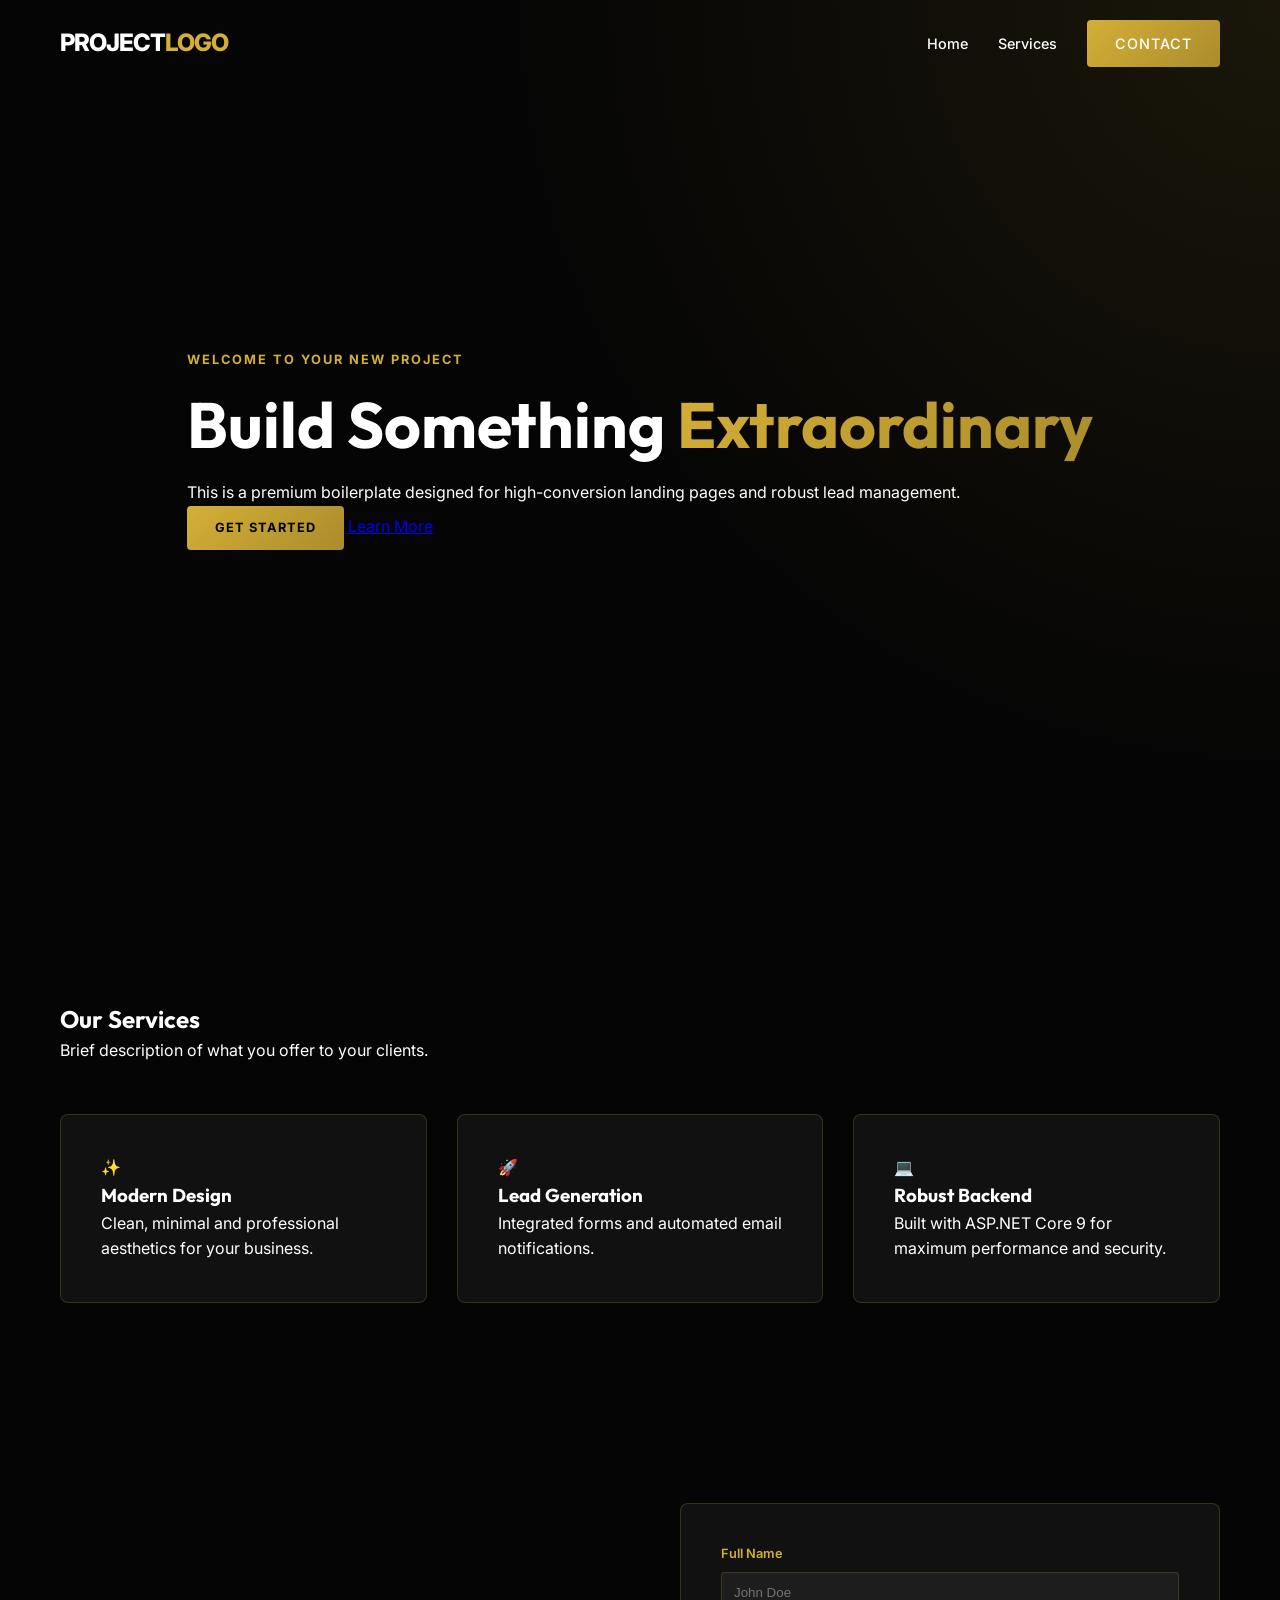
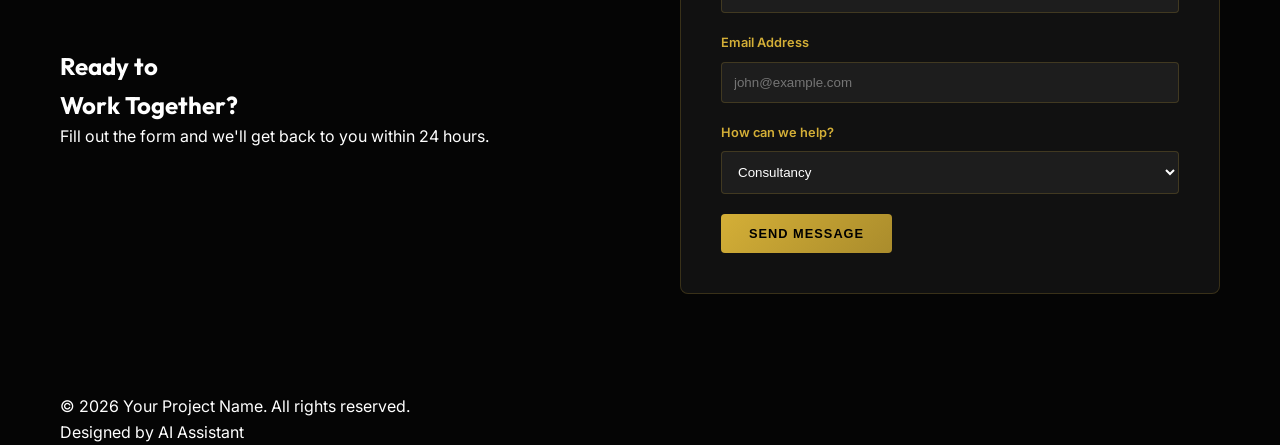
<file: Template.Web/wwwroot/index.html>
<!DOCTYPE html>
<html lang="en">
<head>
    <meta charset="UTF-8">
    <meta name="viewport" content="width=device-width, initial-scale=1.0">
    <title>New Project | Premium Template</title>
    <!-- Fonts -->
    <link rel="preconnect" href="https://fonts.googleapis.com">
    <link rel="preconnect" href="https://fonts.gstatic.com" crossorigin>
    <link href="https://fonts.googleapis.com/css2?family=Inter:wght@400;500;600&family=Outfit:wght@700;800&display=swap" rel="stylesheet">
    <!-- CSS -->
    <link rel="stylesheet" href="css/main.css">
</head>
<body>
    <header class="header">
        <div class="container header-container">
            <div class="logo">PROJECT<span>LOGO</span></div>
            <nav class="nav">
                <ul class="nav-list">
                    <li><a href="#home">Home</a></li>
                    <li><a href="#services">Services</a></li>
                    <li><a href="#contact" class="btn-primary">Contact</a></li>
                </ul>
            </nav>
        </div>
    </header>

    <main>
        <section id="home" class="hero">
            <div class="container">
                <div class="hero-content reveal">
                    <span class="badge">Welcome to Your New Project</span>
                    <h1 class="hero-title">Build Something <span class="text-gold">Extraordinary</span></h1>
                    <p class="hero-desc">This is a premium boilerplate designed for high-conversion landing pages and robust lead management.</p>
                    <div class="hero-actions">
                        <a href="#contact" class="btn-primary">Get Started</a>
                        <a href="#services" class="btn-secondary">Learn More</a>
                    </div>
                </div>
            </div>
        </section>

        <section id="services" class="section">
            <div class="container reveal">
                <div class="section-header text-center">
                    <h2 class="title">Our Services</h2>
                    <p class="subtitle">Brief description of what you offer to your clients.</p>
                </div>
                <div class="grid">
                    <div class="glass-card">
                        <div class="icon">✨</div>
                        <h3>Modern Design</h3>
                        <p>Clean, minimal and professional aesthetics for your business.</p>
                    </div>
                    <div class="glass-card">
                        <div class="icon">🚀</div>
                        <h3>Lead Generation</h3>
                        <p>Integrated forms and automated email notifications.</p>
                    </div>
                    <div class="glass-card">
                        <div class="icon">💻</div>
                        <h3>Robust Backend</h3>
                        <p>Built with ASP.NET Core 9 for maximum performance and security.</p>
                    </div>
                </div>
            </div>
        </section>

        <section id="contact" class="section highlight">
            <div class="container reveal">
                <div class="contact-grid">
                    <div class="contact-info">
                        <h2>Ready to <br>Work Together?</h2>
                        <p>Fill out the form and we'll get back to you within 24 hours.</p>
                    </div>
                    <div class="glass-card contact-form-card">
                        <form id="leadForm">
                            <div class="form-group">
                                <label for="name">Full Name</label>
                                <input type="text" id="name" name="fullName" placeholder="John Doe" required>
                            </div>
                            <div class="form-group">
                                <label for="email">Email Address</label>
                                <input type="email" id="email" name="email" placeholder="john@example.com" required>
                            </div>
                            <div class="form-group">
                                <label for="topic">How can we help?</label>
                                <select id="topic" name="topic">
                                    <option value="consultancy">Consultancy</option>
                                    <option value="development">Development</option>
                                    <option value="design">Design</option>
                                </select>
                            </div>
                            <button type="submit" class="btn-primary w-full">Send Message</button>
                            <div id="formStatus" class="status-message"></div>
                        </form>
                    </div>
                </div>
            </div>
        </section>
    </main>

    <footer class="footer">
        <div class="container">
            <div class="footer-bottom">
                <p>&copy; 2026 Your Project Name. All rights reserved.</p>
                <p>Designed by AI Assistant</p>
            </div>
        </div>
    </footer>

    <script src="js/animations.js"></script>
</body>
</html>
</file>
<file: Greenberg.Web/wwwroot/css/main.css>
:root {
    --bg-deep: #050505;
    --bg-surface: #121212;
    --bg-glass: rgba(20, 20, 20, 0.85);

    --gold: #d4af37;
    --gold-gradient: linear-gradient(135deg, #d4af37 0%, #aa8c2c 100%);
    
    --text-primary: #ffffff;
    --text-secondary: #a0a0a0;
    --border: rgba(212, 175, 55, 0.2);
    
    --transition: all 0.4s cubic-bezier(0.165, 0.84, 0.44, 1);
}

* {
    margin: 0;
    padding: 0;
    box-sizing: border-box;
}

body {
    background-color: var(--bg-deep);
    color: var(--text-primary);
    font-family: 'Inter', sans-serif;
    line-height: 1.6;
    overflow-x: hidden;
}

h1, h2, h3 {
    font-family: 'Outfit', sans-serif;
}

.container {
    max-width: 1200px;
    margin: 0 auto;
    padding: 0 20px;
}

.section {
    padding: 100px 0;
}

.text-gold {
    background: var(--gold-gradient);
    -webkit-background-clip: text;
    background-clip: text;
    -webkit-text-fill-color: transparent;
}

/* Header */
.header {
    position: fixed;
    top: 0;
    width: 100%;
    z-index: 1000;
    padding: 20px 0;
    background: transparent;
    transition: var(--transition);
}

.header-container {
    display: flex;
    justify-content: space-between;
    align-items: center;
}

.logo {
    font-size: 1.5rem;
    font-weight: 800;
    letter-spacing: -1px;
}

.logo span {
    color: var(--gold);
}

.nav-list {
    display: flex;
    list-style: none;
    gap: 30px;
    align-items: center;
}

.nav-list a {
    text-decoration: none;
    color: var(--white);
    font-weight: 500;
    font-size: 0.9rem;
}

/* Buttons */
.btn-primary {
    display: inline-block;
    padding: 12px 28px;
    background: var(--gold-gradient);
    color: #000;
    text-decoration: none;
    border-radius: 4px;
    font-weight: 700;
    text-transform: uppercase;
    font-size: 0.8rem;
    letter-spacing: 1px;
    border: none;
    cursor: pointer;
    transition: var(--transition);
}

.btn-primary:hover {
    transform: translateY(-2px);
    box-shadow: 0 10px 20px rgba(212, 175, 55, 0.2);
}

/* Hero */
.hero {
    height: 100vh;
    display: flex;
    align-items: center;
    background: radial-gradient(circle at top right, rgba(212, 175, 55, 0.1), transparent 50%);
}

.hero-title {
    font-size: 4rem;
    line-height: 1.1;
    margin-bottom: 20px;
}

.badge {
    color: var(--gold);
    text-transform: uppercase;
    font-size: 0.8rem;
    font-weight: 700;
    letter-spacing: 2px;
    display: block;
    margin-bottom: 20px;
}

/* Glass Card */
.glass-card {
    background: var(--bg-glass);
    backdrop-filter: blur(10px);
    border: 1px solid var(--border);
    padding: 40px;
    border-radius: 8px;
}

.grid {
    display: grid;
    grid-template-columns: repeat(3, 1fr);
    gap: 30px;
    margin-top: 50px;
}

/* Contact */
.contact-grid {
    display: grid;
    grid-template-columns: 1fr 1fr;
    gap: 80px;
    align-items: center;
}

.form-group {
    margin-bottom: 20px;
}

.form-group label {
    display: block;
    font-size: 0.8rem;
    color: var(--gold);
    margin-bottom: 8px;
    font-weight: 600;
}

.form-group input, .form-group select {
    width: 100%;
    padding: 12px;
    background: rgba(255, 255, 255, 0.05);
    border: 1px solid var(--border);
    color: #fff;
    border-radius: 4px;
}

/* Animations.js classes */
.reveal {
    opacity: 0;
    transform: translateY(30px);
    transition: all 0.8s ease-out;
}

.reveal.active {
    opacity: 1;
    transform: translateY(0);
}
</file>
<file: HonzaGG.Web/wwwroot/css/main.css>
:root {
    /* Color Palette */
    --bg-deep: #050505;
    --bg-surface: #121212;
    --bg-glass: rgba(20, 20, 20, 0.85);

    --gold: #d4af37;
    --gold-light: #f1d592;
    --gold-dark: #aa8c2c;
    --gold-gradient: linear-gradient(135deg, #d4af37 0%, #aa8c2c 100%);

    --text-primary: #ffffff;
    --text-secondary: #a0a0a0;
    --text-muted: #666666;

    --border: rgba(212, 175, 55, 0.2);
    --border-bright: rgba(212, 175, 55, 0.4);

    /* Spacing */
    --section-padding: 100px 20px;
    --container-max-width: 1200px;

    /* Transitions */
    --transition-smooth: all 0.4s cubic-bezier(0.165, 0.84, 0.44, 1);
    --gold-shadow: 0 10px 40px rgba(212, 175, 55, 0.15);
}

* {
    margin: 0;
    padding: 0;
    box-sizing: border-box;
    -webkit-font-smoothing: antialiased;
}

html {
    scroll-behavior: smooth;
    overflow-x: hidden;
}

body {
    background-color: var(--bg-deep);
    color: var(--text-primary);
    font-family: 'Inter', -apple-system, BlinkMacSystemFont, sans-serif;
    line-height: 1.6;
    overflow-x: hidden;
}

h1,
h2,
h3,
h4 {
    font-family: 'Outfit', sans-serif;
    letter-spacing: -0.02em;
    line-height: 1.2;
}

a {
    text-decoration: none;
    color: inherit;
    transition: var(--transition-smooth);
}

ul {
    list-style: none;
}

img {
    max-width: 100%;
    display: block;
}

/* Utilities */
.container {
    max-width: var(--container-max-width);
    margin: 0 auto;
    padding: 0 20px;
}

.section {
    padding: var(--section-padding);
}

.text-gold {
    background: var(--gold-gradient);
    -webkit-background-clip: text;
    background-clip: text;
    -webkit-text-fill-color: transparent;
}

.btn-primary {
    display: inline-block;
    background: var(--gold-gradient);
    color: #000;
    padding: 16px 32px;
    border-radius: 4px;
    font-weight: 700;
    text-transform: uppercase;
    letter-spacing: 1px;
    font-size: 0.9rem;
    border: none;
    cursor: pointer;
    transition: var(--transition-smooth);
}

.btn-primary:hover {
    transform: translateY(-2px);
    box-shadow: 0 10px 20px rgba(212, 175, 55, 0.2);
}

.glass-card {
    background: var(--bg-glass);
    -webkit-backdrop-filter: blur(10px);
    backdrop-filter: blur(10px);
    border: 1px solid var(--border);
    border-radius: 8px;
    padding: 30px;
}

/* Animations */
.reveal {
    opacity: 0;
    transform: translateY(30px);
    transition: opacity 0.8s ease-out, transform 0.8s ease-out;
}

.reveal.active {
    opacity: 1;
    transform: translateY(0);
}

@media (max-width: 768px) {
    :root {
        --section-padding: 60px 20px;
    }
}

/* Header & Nav */
.header {
    position: fixed;
    top: 0;
    left: 0;
    width: 100%;
    z-index: 1000;
    padding: 20px 0;
    background: transparent;
    transition: var(--transition-smooth);
}

.header.scrolled {
    background: var(--bg-surface);
    padding: 15px 0;
    box-shadow: 0 4px 10px rgba(0, 0, 0, 0.5);
    border-bottom: 1px solid var(--border);
}

.header-container {
    display: flex;
    justify-content: space-between;
    align-items: center;
}

.logo-text {
    font-family: 'Outfit', sans-serif;
    font-size: 1.5rem;
    font-weight: 800;
    color: var(--text-primary);
}

.nav-list {
    display: flex;
    align-items: center;
    gap: 40px;
}

.nav-list a {
    font-size: 0.95rem;
    font-weight: 500;
    color: var(--text-secondary);
}

.nav-list a:hover {
    color: var(--gold);
}

/* Hero Section */
.hero {
    position: relative;
    height: 100vh;
    min-height: 700px;
    display: flex;
    align-items: center;
    overflow: hidden;
    background: url('../img/hero-bg.jpg') center/cover no-repeat;
    background-color: var(--bg-deep);
}

.hero-bg-overlay {
    position: absolute;
    top: 0;
    left: 0;
    width: 100%;
    height: 100%;
    background: radial-gradient(circle at right center, rgba(0, 0, 0, 0.4) 0%, rgba(0, 0, 0, 0.85) 100%);
    z-index: 1;
}

.hero-container {
    position: relative;
    z-index: 2;
}

.hero-content {
    max-width: 600px;
}

.hero-title {
    font-size: 4.5rem;
    font-weight: 800;
    margin-bottom: 24px;
    line-height: 1.1;
}

.hero-description {
    font-size: 1.15rem;
    color: var(--text-secondary);
    margin-bottom: 40px;
    max-width: 500px;
}

.hero-cta {
    display: flex;
    align-items: center;
    gap: 20px;
}

/* Stats Section */
.stats {
    background-color: var(--bg-surface);
    padding: 60px 0;
    border-bottom: 1px solid var(--border);
    position: relative;
    z-index: 5;
}

.stats-container {
    display: grid;
    grid-template-columns: repeat(4, 1fr);
    text-align: center;
    gap: 30px;
}

.stat-number {
    font-size: 3rem;
    font-weight: 800;
    color: var(--gold);
    margin-bottom: 5px;
}

.stat-number {
    font-size: 3rem;
    font-weight: 800;
    color: var(--gold);
    margin-bottom: 5px;
}

.stat-label {
    font-size: 0.9rem;
    color: var(--text-secondary);
    text-transform: uppercase;
    letter-spacing: 1px;
    font-weight: 600;
}

@media (max-width: 991px) {
    .hero-title {
        font-size: 3.5rem;
    }

    .stats-container {
        grid-template-columns: repeat(2, 1fr);
    }
}

@media (max-width: 768px) {
    .nav-list {
        display: none;
    }
}

/* Section Typography */
.section-header {
    margin-bottom: 60px;
    max-width: 700px;
}

.section-subtitle {
    display: block;
    font-size: 0.9rem;
    font-weight: 700;
    text-transform: uppercase;
    letter-spacing: 2px;
    margin-bottom: 12px;
}

.section-title {
    font-size: 3rem;
    font-weight: 800;
}

/* About Section */
.about-grid {
    display: grid;
    grid-template-columns: 1fr 1.2fr;
    gap: 80px;
    align-items: center;
}

.about-image-wrapper {
    position: relative;
}

.about-image-bg {
    position: absolute;
    top: 50%;
    left: 50%;
    transform: translate(-50%, -50%);
    width: 100%;
    height: 100%;
    background: radial-gradient(circle, var(--gold) 0%, transparent 70%);
    opacity: 0.15;
    z-index: 0;
}

.about-photo {
    position: relative;
    z-index: 1;
    filter: drop-shadow(0 20px 40px rgba(0, 0, 0, 0.8));
    width: 100%;
    border-radius: 8px;
}

.about-text p {
    font-size: 1.1rem;
    color: var(--text-secondary);
    margin-bottom: 24px;
}

.about-signature {
    margin-top: 40px;
}

.sig-name {
    font-family: 'Outfit', sans-serif;
    font-size: 1.5rem;
    font-weight: 700;
    margin-bottom: 2px;
}

.sig-title {
    color: var(--gold);
    font-size: 0.9rem;
    font-weight: 600;
    text-transform: uppercase;
    letter-spacing: 1px;
}

/* Services Section */
.services-grid {
    display: grid;
    grid-template-columns: repeat(3, 1fr);
    gap: 30px;
}

.service-card {
    transition: var(--transition-smooth);
    text-align: left;
    height: 100%;
    border: 1px solid var(--border);
}

.service-card:hover {
    border-color: var(--border-bright);
    transform: translateY(-5px);
    box-shadow: var(--gold-shadow);
}

.service-card h3 {
    margin: 20px 0 10px;
    font-size: 1.4rem;
}

.service-card p {
    color: var(--text-secondary);
    font-size: 0.95rem;
}

.service-icon {
    font-size: 2.5rem;
}

.service-card.highlight {
    background: linear-gradient(135deg, rgba(212, 175, 55, 0.05) 0%, rgba(0, 0, 0, 0) 100%);
    border-color: var(--border-bright);
}

.service-list {
    margin-top: 20px;
    padding-left: 20px;
}

.service-list li {
    color: var(--text-secondary);
    font-size: 0.9rem;
    margin-bottom: 8px;
    position: relative;
    list-style-type: none;
}

.service-list li::before {
    content: "•";
    color: var(--gold);
    position: absolute;
    left: -15px;
    font-size: 1.2rem;
    top: -4px;
}

@media (max-width: 991px) {
    .about-grid {
        grid-template-columns: 1fr;
        gap: 50px;
        text-align: center;
    }

    .services-grid {
        grid-template-columns: repeat(2, 1fr);
    }

    .section-title {
        font-size: 2.5rem;
    }
}

@media (max-width: 768px) {
    .services-grid {
        grid-template-columns: 1fr;
    }
}

/* Process Section (10 kroků) */
.process-timeline {
    display: grid;
    grid-template-columns: repeat(2, 1fr);
    gap: 30px;
    margin-top: 40px;
}

.timeline-item {
    display: flex;
    align-items: flex-start;
    gap: 20px;
}

.timeline-dot {
    width: 40px;
    height: 40px;
    background: var(--gold-gradient);
    color: #fff;
    border-radius: 50%;
    display: flex;
    align-items: center;
    justify-content: center;
    font-weight: 700;
    font-size: 1.2rem;
    flex-shrink: 0;
    box-shadow: 0 0 15px rgba(212, 175, 55, 0.4);
}

.timeline-content {
    padding: 20px;
    flex-grow: 1;
}

.timeline-content h3 {
    margin-bottom: 5px;
    color: #fff;
    font-size: 1.2rem;
}

.timeline-content p {
    color: var(--text-secondary);
    font-size: 0.9rem;
    margin: 0;
}

.highlight-bg {
    background: radial-gradient(circle at center, rgba(20, 20, 20, 1) 0%, rgba(5, 5, 5, 1) 100%);
}

@media (max-width: 991px) {
    .process-timeline {
        grid-template-columns: 1fr;
    }
}

/* Contact Section */
.contact-grid {
    display: grid;
    grid-template-columns: 1fr 1.2fr;
    gap: 80px;
}

.contact-desc {
    color: var(--text-secondary);
    font-size: 1.1rem;
    margin-bottom: 40px;
}

.contact-methods {
    display: flex;
    flex-direction: column;
    gap: 25px;
    margin-bottom: 40px;
}

.contact-method {
    display: flex;
    align-items: flex-start;
    gap: 15px;
}

.method-icon {
    background: var(--bg-surface);
    border: 1px solid var(--border);
    width: 45px;
    height: 45px;
    border-radius: 8px;
    display: flex;
    justify-content: center;
    align-items: center;
    font-size: 1.2rem;
}

.method-label {
    font-size: 0.8rem;
    color: var(--gold);
    text-transform: uppercase;
    font-weight: 700;
    margin-bottom: 2px;
}

.method-value {
    color: var(--text-primary);
    font-weight: 500;
    display: block;
}

.qr-container {
    display: flex;
    align-items: center;
    gap: 20px;
    padding: 20px;
    background: rgba(255, 255, 255, 0.03);
    border-radius: 12px;
    max-width: fit-content;
}

.qr-image {
    width: 80px;
    height: 80px;
    border-radius: 4px;
}

.qr-text {
    font-size: 0.85rem;
    color: var(--text-secondary);
    max-width: 120px;
}

/* Form Styles */
.contact-form-wrapper {
    padding: 50px;
}

.form-group {
    margin-bottom: 25px;
}

.form-group label {
    display: block;
    font-size: 0.85rem;
    color: var(--gold);
    margin-bottom: 8px;
    font-weight: 600;
}

.form-group input,
.form-group select {
    width: 100%;
    background-color: rgba(255, 255, 255, 0.05);
    border: 1px solid var(--border);
    border-radius: 4px;
    padding: 14px 16px;
    color: var(--text-primary);
    font-family: inherit;
    transition: var(--transition-smooth);
    appearance: none;
}

.form-group select {
    background-image: url("data:image/svg+xml;charset=UTF-8,%3csvg xmlns='http://www.w3.org/2000/svg' viewBox='0 0 24 24' fill='none' stroke='%23d4af37' stroke-width='2' stroke-linecap='round' stroke-linejoin='round'%3e%3cpolyline points='6 9 12 15 18 9'%3e%3c/polyline%3e%3c/svg%3e");
    background-repeat: no-repeat;
    background-position: right 15px center;
    background-size: 15px;
    padding-right: 40px;
}

.form-group select option {
    background-color: var(--bg-surface);
    color: var(--text-primary);
    padding: 10px;
}

.form-group input:focus,
.form-group select:focus {
    outline: none;
    border-color: var(--gold);
    background-color: rgba(255, 255, 255, 0.08);
}

.w-full {
    width: 100%;
}

/* Status Messages */
.status-message {
    margin-top: 20px;
    padding: 15px;
    border-radius: 4px;
    display: none;
    text-align: center;
    font-size: 0.9rem;
}

.status-success {
    background: rgba(46, 204, 113, 0.1);
    color: #2ecc71;
    border: 1px solid #2ecc71;
    display: block;
}

.status-error {
    background: rgba(231, 76, 60, 0.1);
    color: #e74c3c;
    border: 1px solid #e74c3c;
    display: block;
}

/* Spinner */
.spinner {
    display: none;
    width: 20px;
    height: 20px;
    border: 2px solid rgba(0, 0, 0, 0.2);
    border-top-color: #000;
    border-radius: 50%;
    animation: spin 0.8s linear infinite;
    position: absolute;
    left: 50%;
    top: 50%;
    transform: translate(-50%, -50%);
}

@keyframes spin {
    to {
        transform: translate(-50%, -50%) rotate(360deg);
    }
}

button.loading .btn-text {
    visibility: hidden;
}

button.loading .spinner {
    display: block;
}

button.loading {
    pointer-events: none;
    position: relative;
}

/* Footer */
.footer {
    background-color: #000;
    padding: 80px 0 40px;
    border-top: 1px solid var(--border);
}

.footer-top {
    display: grid;
    grid-template-columns: 2fr 1fr 1.5fr;
    gap: 60px;
    margin-bottom: 60px;
}

.footer-tagline {
    color: var(--text-secondary);
    margin-top: 15px;
    font-size: 0.95rem;
}

.footer-links h4,
.footer-legal h4 {
    color: var(--text-primary);
    margin-bottom: 25px;
    font-size: 1.1rem;
}

.footer-links ul li {
    margin-bottom: 12px;
}

.footer-links ul li a {
    color: var(--text-secondary);
    font-size: 0.9rem;
}

.footer-links ul li a:hover {
    color: var(--gold);
}

.footer-legal p {
    color: var(--text-secondary);
    font-size: 0.9rem;
    margin-bottom: 8px;
}

.footer-bottom {
    border-top: 1px solid rgba(255, 255, 255, 0.05);
    padding-top: 30px;
    display: flex;
    justify-content: space-between;
    align-items: center;
    color: var(--text-muted);
    font-size: 0.85rem;
}

@media (max-width: 991px) {
    .contact-grid {
        grid-template-columns: 1fr;
        gap: 50px;
    }

    .footer-top {
        grid-template-columns: 1fr 1fr;
        gap: 40px;
    }
}

@media (max-width: 768px) {
    .footer-top {
        grid-template-columns: 1fr;
    }
}
</file>
<file: HonzaKytyr.Web/wwwroot/css/main.css>
:root {
    /* Color Palette */
    --bg-deep: #050505;
    --bg-surface: #121212;
    --bg-glass: rgba(20, 20, 20, 0.85);

    --gold: #d4af37;
    --gold-light: #f1d592;
    --gold-dark: #aa8c2c;
    --gold-gradient: linear-gradient(135deg, #d4af37 0%, #aa8c2c 100%);

    --text-primary: #ffffff;
    --text-secondary: #a0a0a0;
    --text-muted: #666666;

    --border: rgba(212, 175, 55, 0.2);
    --border-bright: rgba(212, 175, 55, 0.4);

    /* Spacing */
    --section-padding: 100px 20px;
    --container-max-width: 1200px;

    /* Transitions */
    --transition-smooth: all 0.4s cubic-bezier(0.165, 0.84, 0.44, 1);
    --gold-shadow: 0 10px 40px rgba(212, 175, 55, 0.15);
}

* {
    margin: 0;
    padding: 0;
    box-sizing: border-box;
    -webkit-font-smoothing: antialiased;
}

html {
    scroll-behavior: smooth;
    overflow-x: hidden;
}

body {
    background-color: var(--bg-deep);
    color: var(--text-primary);
    font-family: 'Inter', -apple-system, BlinkMacSystemFont, sans-serif;
    line-height: 1.6;
    overflow-x: hidden;
}

h1,
h2,
h3,
h4 {
    font-family: 'Outfit', sans-serif;
    letter-spacing: -0.02em;
    line-height: 1.2;
}

a {
    text-decoration: none;
    color: inherit;
    transition: var(--transition-smooth);
}

ul {
    list-style: none;
}

img {
    max-width: 100%;
    display: block;
}

/* Utilities */
.container {
    max-width: var(--container-max-width);
    margin: 0 auto;
    padding: 0 20px;
}

.section {
    padding: var(--section-padding);
}

.text-gold {
    background: var(--gold-gradient);
    -webkit-background-clip: text;
    background-clip: text;
    -webkit-text-fill-color: transparent;
}

.btn-primary {
    display: inline-block;
    background: var(--gold-gradient);
    color: #000;
    padding: 16px 32px;
    border-radius: 4px;
    font-weight: 700;
    text-transform: uppercase;
    letter-spacing: 1px;
    font-size: 0.9rem;
    border: none;
    cursor: pointer;
    transition: var(--transition-smooth);
}

.btn-primary:hover {
    transform: translateY(-2px);
    box-shadow: 0 10px 20px rgba(212, 175, 55, 0.2);
}

.glass-card {
    background: var(--bg-glass);
    -webkit-backdrop-filter: blur(10px);
    backdrop-filter: blur(10px);
    border: 1px solid var(--border);
    border-radius: 8px;
    padding: 30px;
}

/* Animations */
.reveal {
    opacity: 0;
    transform: translateY(30px);
    transition: opacity 0.8s ease-out, transform 0.8s ease-out;
}

.reveal.active {
    opacity: 1;
    transform: translateY(0);
}

@media (max-width: 768px) {
    :root {
        --section-padding: 60px 20px;
    }
}

/* Header & Nav */
.header {
    position: fixed;
    top: 0;
    left: 0;
    width: 100%;
    z-index: 1000;
    padding: 20px 0;
    background: transparent;
    transition: var(--transition-smooth);
}

.header.scrolled {
    background: var(--bg-surface);
    padding: 15px 0;
    box-shadow: 0 4px 10px rgba(0, 0, 0, 0.5);
    border-bottom: 1px solid var(--border);
}

.header-container {
    display: flex;
    justify-content: space-between;
    align-items: center;
}

.logo-text {
    font-family: 'Outfit', sans-serif;
    font-size: 1.5rem;
    font-weight: 800;
    color: var(--text-primary);
}

.nav-list {
    display: flex;
    align-items: center;
    gap: 40px;
}

.nav-list a {
    font-size: 0.95rem;
    font-weight: 500;
    color: var(--text-secondary);
}

.nav-list a:hover {
    color: var(--gold);
}

/* Hero Section */
.hero {
    position: relative;
    height: 100vh;
    min-height: 700px;
    display: flex;
    align-items: center;
    overflow: hidden;
    background: url('../img/hero-bg.jpg') center/cover no-repeat;
    background-color: var(--bg-deep);
}

.hero-bg-overlay {
    position: absolute;
    top: 0;
    left: 0;
    width: 100%;
    height: 100%;
    background: radial-gradient(circle at right center, rgba(0, 0, 0, 0.4) 0%, rgba(0, 0, 0, 0.85) 100%);
    z-index: 1;
}

.hero-container {
    position: relative;
    z-index: 2;
}

.hero-content {
    max-width: 600px;
}

.hero-title {
    font-size: 4.5rem;
    font-weight: 800;
    margin-bottom: 24px;
    line-height: 1.1;
}

.hero-description {
    font-size: 1.15rem;
    color: var(--text-secondary);
    margin-bottom: 40px;
    max-width: 500px;
}

.hero-cta {
    display: flex;
    align-items: center;
    gap: 20px;
}

/* Stats Section */
.stats {
    background-color: var(--bg-surface);
    padding: 60px 0;
    border-bottom: 1px solid var(--border);
    position: relative;
    z-index: 5;
}

.stats-container {
    display: grid;
    grid-template-columns: repeat(4, 1fr);
    text-align: center;
    gap: 30px;
}

.stat-number {
    font-size: 3rem;
    font-weight: 800;
    color: var(--gold);
    margin-bottom: 5px;
}

.stat-number {
    font-size: 3rem;
    font-weight: 800;
    color: var(--gold);
    margin-bottom: 5px;
}

.stat-label {
    font-size: 0.9rem;
    color: var(--text-secondary);
    text-transform: uppercase;
    letter-spacing: 1px;
    font-weight: 600;
}

@media (max-width: 991px) {
    .hero-title {
        font-size: 3.5rem;
    }

    .stats-container {
        grid-template-columns: repeat(2, 1fr);
    }
}

@media (max-width: 768px) {
    .nav-list {
        display: none;
    }
}

/* Section Typography */
.section-header {
    margin-bottom: 60px;
    max-width: 700px;
}

.section-subtitle {
    display: block;
    font-size: 0.9rem;
    font-weight: 700;
    text-transform: uppercase;
    letter-spacing: 2px;
    margin-bottom: 12px;
}

.section-title {
    font-size: 3rem;
    font-weight: 800;
}

/* About Section */
.about-grid {
    display: grid;
    grid-template-columns: 1fr 1.2fr;
    gap: 80px;
    align-items: center;
}

.about-image-wrapper {
    position: relative;
}

.about-image-bg {
    position: absolute;
    top: 50%;
    left: 50%;
    transform: translate(-50%, -50%);
    width: 100%;
    height: 100%;
    background: radial-gradient(circle, var(--gold) 0%, transparent 70%);
    opacity: 0.15;
    z-index: 0;
}

.about-photo {
    position: relative;
    z-index: 1;
    filter: drop-shadow(0 20px 40px rgba(0, 0, 0, 0.8));
    width: 100%;
    border-radius: 8px;
}

.about-text p {
    font-size: 1.1rem;
    color: var(--text-secondary);
    margin-bottom: 24px;
}

.about-signature {
    margin-top: 40px;
}

.sig-name {
    font-family: 'Outfit', sans-serif;
    font-size: 1.5rem;
    font-weight: 700;
    margin-bottom: 2px;
}

.sig-title {
    color: var(--gold);
    font-size: 0.9rem;
    font-weight: 600;
    text-transform: uppercase;
    letter-spacing: 1px;
}

/* Services Section */
.services-grid {
    display: grid;
    grid-template-columns: repeat(3, 1fr);
    gap: 30px;
}

.service-card {
    transition: var(--transition-smooth);
    text-align: left;
    height: 100%;
    border: 1px solid var(--border);
}

.service-card:hover {
    border-color: var(--border-bright);
    transform: translateY(-5px);
    box-shadow: var(--gold-shadow);
}

.service-card h3 {
    margin: 20px 0 10px;
    font-size: 1.4rem;
}

.service-card p {
    color: var(--text-secondary);
    font-size: 0.95rem;
}

.service-icon {
    font-size: 2.5rem;
}

.service-card.highlight {
    background: linear-gradient(135deg, rgba(212, 175, 55, 0.05) 0%, rgba(0, 0, 0, 0) 100%);
    border-color: var(--border-bright);
}

.service-list {
    margin-top: 20px;
    padding-left: 20px;
}

.service-list li {
    color: var(--text-secondary);
    font-size: 0.9rem;
    margin-bottom: 8px;
    position: relative;
    list-style-type: none;
}

.service-list li::before {
    content: "•";
    color: var(--gold);
    position: absolute;
    left: -15px;
    font-size: 1.2rem;
    top: -4px;
}

@media (max-width: 991px) {
    .about-grid {
        grid-template-columns: 1fr;
        gap: 50px;
        text-align: center;
    }

    .services-grid {
        grid-template-columns: repeat(2, 1fr);
    }

    .section-title {
        font-size: 2.5rem;
    }
}

@media (max-width: 768px) {
    .services-grid {
        grid-template-columns: 1fr;
    }
}

/* Process Section (10 kroků) */
.process-timeline {
    display: grid;
    grid-template-columns: repeat(2, 1fr);
    gap: 30px;
    margin-top: 40px;
}

.timeline-item {
    display: flex;
    align-items: flex-start;
    gap: 20px;
}

.timeline-dot {
    width: 40px;
    height: 40px;
    background: var(--gold-gradient);
    color: #fff;
    border-radius: 50%;
    display: flex;
    align-items: center;
    justify-content: center;
    font-weight: 700;
    font-size: 1.2rem;
    flex-shrink: 0;
    box-shadow: 0 0 15px rgba(212, 175, 55, 0.4);
}

.timeline-content {
    padding: 20px;
    flex-grow: 1;
}

.timeline-content h3 {
    margin-bottom: 5px;
    color: #fff;
    font-size: 1.2rem;
}

.timeline-content p {
    color: var(--text-secondary);
    font-size: 0.9rem;
    margin: 0;
}

.highlight-bg {
    background: radial-gradient(circle at center, rgba(20, 20, 20, 1) 0%, rgba(5, 5, 5, 1) 100%);
}

@media (max-width: 991px) {
    .process-timeline {
        grid-template-columns: 1fr;
    }
}

/* Contact Section */
.contact-grid {
    display: grid;
    grid-template-columns: 1fr 1.2fr;
    gap: 80px;
}

.contact-desc {
    color: var(--text-secondary);
    font-size: 1.1rem;
    margin-bottom: 40px;
}

.contact-methods {
    display: flex;
    flex-direction: column;
    gap: 25px;
    margin-bottom: 40px;
}

.contact-method {
    display: flex;
    align-items: flex-start;
    gap: 15px;
}

.method-icon {
    background: var(--bg-surface);
    border: 1px solid var(--border);
    width: 45px;
    height: 45px;
    border-radius: 8px;
    display: flex;
    justify-content: center;
    align-items: center;
    font-size: 1.2rem;
}

.method-label {
    font-size: 0.8rem;
    color: var(--gold);
    text-transform: uppercase;
    font-weight: 700;
    margin-bottom: 2px;
}

.method-value {
    color: var(--text-primary);
    font-weight: 500;
    display: block;
}

.qr-container {
    display: flex;
    align-items: center;
    gap: 20px;
    padding: 20px;
    background: rgba(255, 255, 255, 0.03);
    border-radius: 12px;
    max-width: fit-content;
}

.qr-image {
    width: 80px;
    height: 80px;
    border-radius: 4px;
}

.qr-text {
    font-size: 0.85rem;
    color: var(--text-secondary);
    max-width: 120px;
}

/* Form Styles */
.contact-form-wrapper {
    padding: 50px;
}

.form-group {
    margin-bottom: 25px;
}

.form-group label {
    display: block;
    font-size: 0.85rem;
    color: var(--gold);
    margin-bottom: 8px;
    font-weight: 600;
}

.form-group input,
.form-group select {
    width: 100%;
    background-color: rgba(255, 255, 255, 0.05);
    border: 1px solid var(--border);
    border-radius: 4px;
    padding: 14px 16px;
    color: var(--text-primary);
    font-family: inherit;
    transition: var(--transition-smooth);
    appearance: none;
}

.form-group select {
    background-image: url("data:image/svg+xml;charset=UTF-8,%3csvg xmlns='http://www.w3.org/2000/svg' viewBox='0 0 24 24' fill='none' stroke='%23d4af37' stroke-width='2' stroke-linecap='round' stroke-linejoin='round'%3e%3cpolyline points='6 9 12 15 18 9'%3e%3c/polyline%3e%3c/svg%3e");
    background-repeat: no-repeat;
    background-position: right 15px center;
    background-size: 15px;
    padding-right: 40px;
}

.form-group select option {
    background-color: var(--bg-surface);
    color: var(--text-primary);
    padding: 10px;
}

.form-group input:focus,
.form-group select:focus {
    outline: none;
    border-color: var(--gold);
    background-color: rgba(255, 255, 255, 0.08);
}

.w-full {
    width: 100%;
}

/* Status Messages */
.status-message {
    margin-top: 20px;
    padding: 15px;
    border-radius: 4px;
    display: none;
    text-align: center;
    font-size: 0.9rem;
}

.status-success {
    background: rgba(46, 204, 113, 0.1);
    color: #2ecc71;
    border: 1px solid #2ecc71;
    display: block;
}

.status-error {
    background: rgba(231, 76, 60, 0.1);
    color: #e74c3c;
    border: 1px solid #e74c3c;
    display: block;
}

/* Spinner */
.spinner {
    display: none;
    width: 20px;
    height: 20px;
    border: 2px solid rgba(0, 0, 0, 0.2);
    border-top-color: #000;
    border-radius: 50%;
    animation: spin 0.8s linear infinite;
    position: absolute;
    left: 50%;
    top: 50%;
    transform: translate(-50%, -50%);
}

@keyframes spin {
    to {
        transform: translate(-50%, -50%) rotate(360deg);
    }
}

button.loading .btn-text {
    visibility: hidden;
}

button.loading .spinner {
    display: block;
}

button.loading {
    pointer-events: none;
    position: relative;
}

/* Footer */
.footer {
    background-color: #000;
    padding: 80px 0 40px;
    border-top: 1px solid var(--border);
}

.footer-top {
    display: grid;
    grid-template-columns: 2fr 1fr 1.5fr;
    gap: 60px;
    margin-bottom: 60px;
}

.footer-tagline {
    color: var(--text-secondary);
    margin-top: 15px;
    font-size: 0.95rem;
}

.footer-links h4,
.footer-legal h4 {
    color: var(--text-primary);
    margin-bottom: 25px;
    font-size: 1.1rem;
}

.footer-links ul li {
    margin-bottom: 12px;
}

.footer-links ul li a {
    color: var(--text-secondary);
    font-size: 0.9rem;
}

.footer-links ul li a:hover {
    color: var(--gold);
}

.footer-legal p {
    color: var(--text-secondary);
    font-size: 0.9rem;
    margin-bottom: 8px;
}

.footer-bottom {
    border-top: 1px solid rgba(255, 255, 255, 0.05);
    padding-top: 30px;
    display: flex;
    justify-content: space-between;
    align-items: center;
    color: var(--text-muted);
    font-size: 0.85rem;
}

@media (max-width: 991px) {
    .contact-grid {
        grid-template-columns: 1fr;
        gap: 50px;
    }

    .footer-top {
        grid-template-columns: 1fr 1fr;
        gap: 40px;
    }
}

@media (max-width: 768px) {
    .footer-top {
        grid-template-columns: 1fr;
    }
}
</file>
<file: Template.Web/wwwroot/css/main.css>
:root {
    --bg-deep: #050505;
    --bg-surface: #121212;
    --bg-glass: rgba(20, 20, 20, 0.85);

    --gold: #d4af37;
    --gold-gradient: linear-gradient(135deg, #d4af37 0%, #aa8c2c 100%);
    
    --text-primary: #ffffff;
    --text-secondary: #a0a0a0;
    --border: rgba(212, 175, 55, 0.2);
    
    --transition: all 0.4s cubic-bezier(0.165, 0.84, 0.44, 1);
}

* {
    margin: 0;
    padding: 0;
    box-sizing: border-box;
}

body {
    background-color: var(--bg-deep);
    color: var(--text-primary);
    font-family: 'Inter', sans-serif;
    line-height: 1.6;
    overflow-x: hidden;
}

h1, h2, h3 {
    font-family: 'Outfit', sans-serif;
}

.container {
    max-width: 1200px;
    margin: 0 auto;
    padding: 0 20px;
}

.section {
    padding: 100px 0;
}

.text-gold {
    background: var(--gold-gradient);
    -webkit-background-clip: text;
    background-clip: text;
    -webkit-text-fill-color: transparent;
}

/* Header */
.header {
    position: fixed;
    top: 0;
    width: 100%;
    z-index: 1000;
    padding: 20px 0;
    background: transparent;
    transition: var(--transition);
}

.header-container {
    display: flex;
    justify-content: space-between;
    align-items: center;
}

.logo {
    font-size: 1.5rem;
    font-weight: 800;
    letter-spacing: -1px;
}

.logo span {
    color: var(--gold);
}

.nav-list {
    display: flex;
    list-style: none;
    gap: 30px;
    align-items: center;
}

.nav-list a {
    text-decoration: none;
    color: var(--white);
    font-weight: 500;
    font-size: 0.9rem;
}

/* Buttons */
.btn-primary {
    display: inline-block;
    padding: 12px 28px;
    background: var(--gold-gradient);
    color: #000;
    text-decoration: none;
    border-radius: 4px;
    font-weight: 700;
    text-transform: uppercase;
    font-size: 0.8rem;
    letter-spacing: 1px;
    border: none;
    cursor: pointer;
    transition: var(--transition);
}

.btn-primary:hover {
    transform: translateY(-2px);
    box-shadow: 0 10px 20px rgba(212, 175, 55, 0.2);
}

/* Hero */
.hero {
    height: 100vh;
    display: flex;
    align-items: center;
    background: radial-gradient(circle at top right, rgba(212, 175, 55, 0.1), transparent 50%);
}

.hero-title {
    font-size: 4rem;
    line-height: 1.1;
    margin-bottom: 20px;
}

.badge {
    color: var(--gold);
    text-transform: uppercase;
    font-size: 0.8rem;
    font-weight: 700;
    letter-spacing: 2px;
    display: block;
    margin-bottom: 20px;
}

/* Glass Card */
.glass-card {
    background: var(--bg-glass);
    backdrop-filter: blur(10px);
    border: 1px solid var(--border);
    padding: 40px;
    border-radius: 8px;
}

.grid {
    display: grid;
    grid-template-columns: repeat(3, 1fr);
    gap: 30px;
    margin-top: 50px;
}

/* Contact */
.contact-grid {
    display: grid;
    grid-template-columns: 1fr 1fr;
    gap: 80px;
    align-items: center;
}

.form-group {
    margin-bottom: 20px;
}

.form-group label {
    display: block;
    font-size: 0.8rem;
    color: var(--gold);
    margin-bottom: 8px;
    font-weight: 600;
}

.form-group input, .form-group select {
    width: 100%;
    padding: 12px;
    background: rgba(255, 255, 255, 0.05);
    border: 1px solid var(--border);
    color: #fff;
    border-radius: 4px;
}

/* Animations.js classes */
.reveal {
    opacity: 0;
    transform: translateY(30px);
    transition: all 0.8s ease-out;
}

.reveal.active {
    opacity: 1;
    transform: translateY(0);
}
</file>
